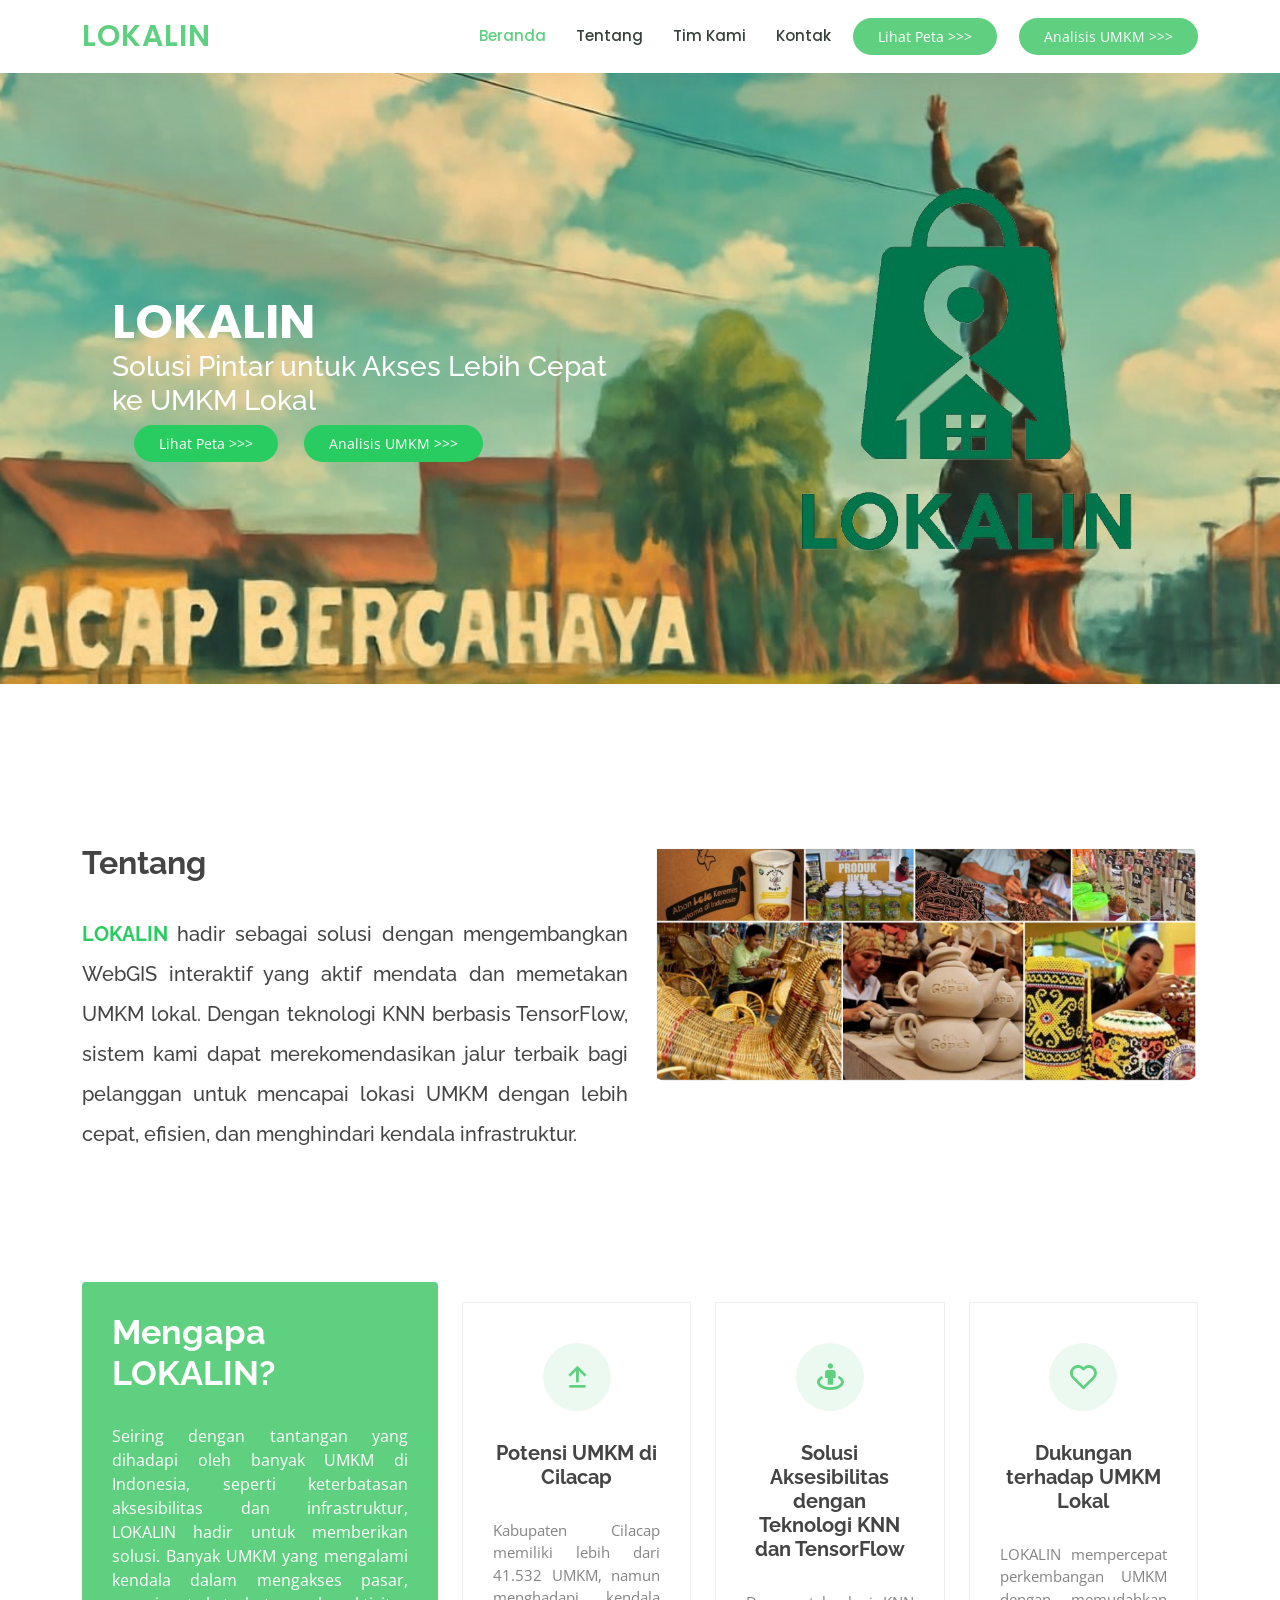
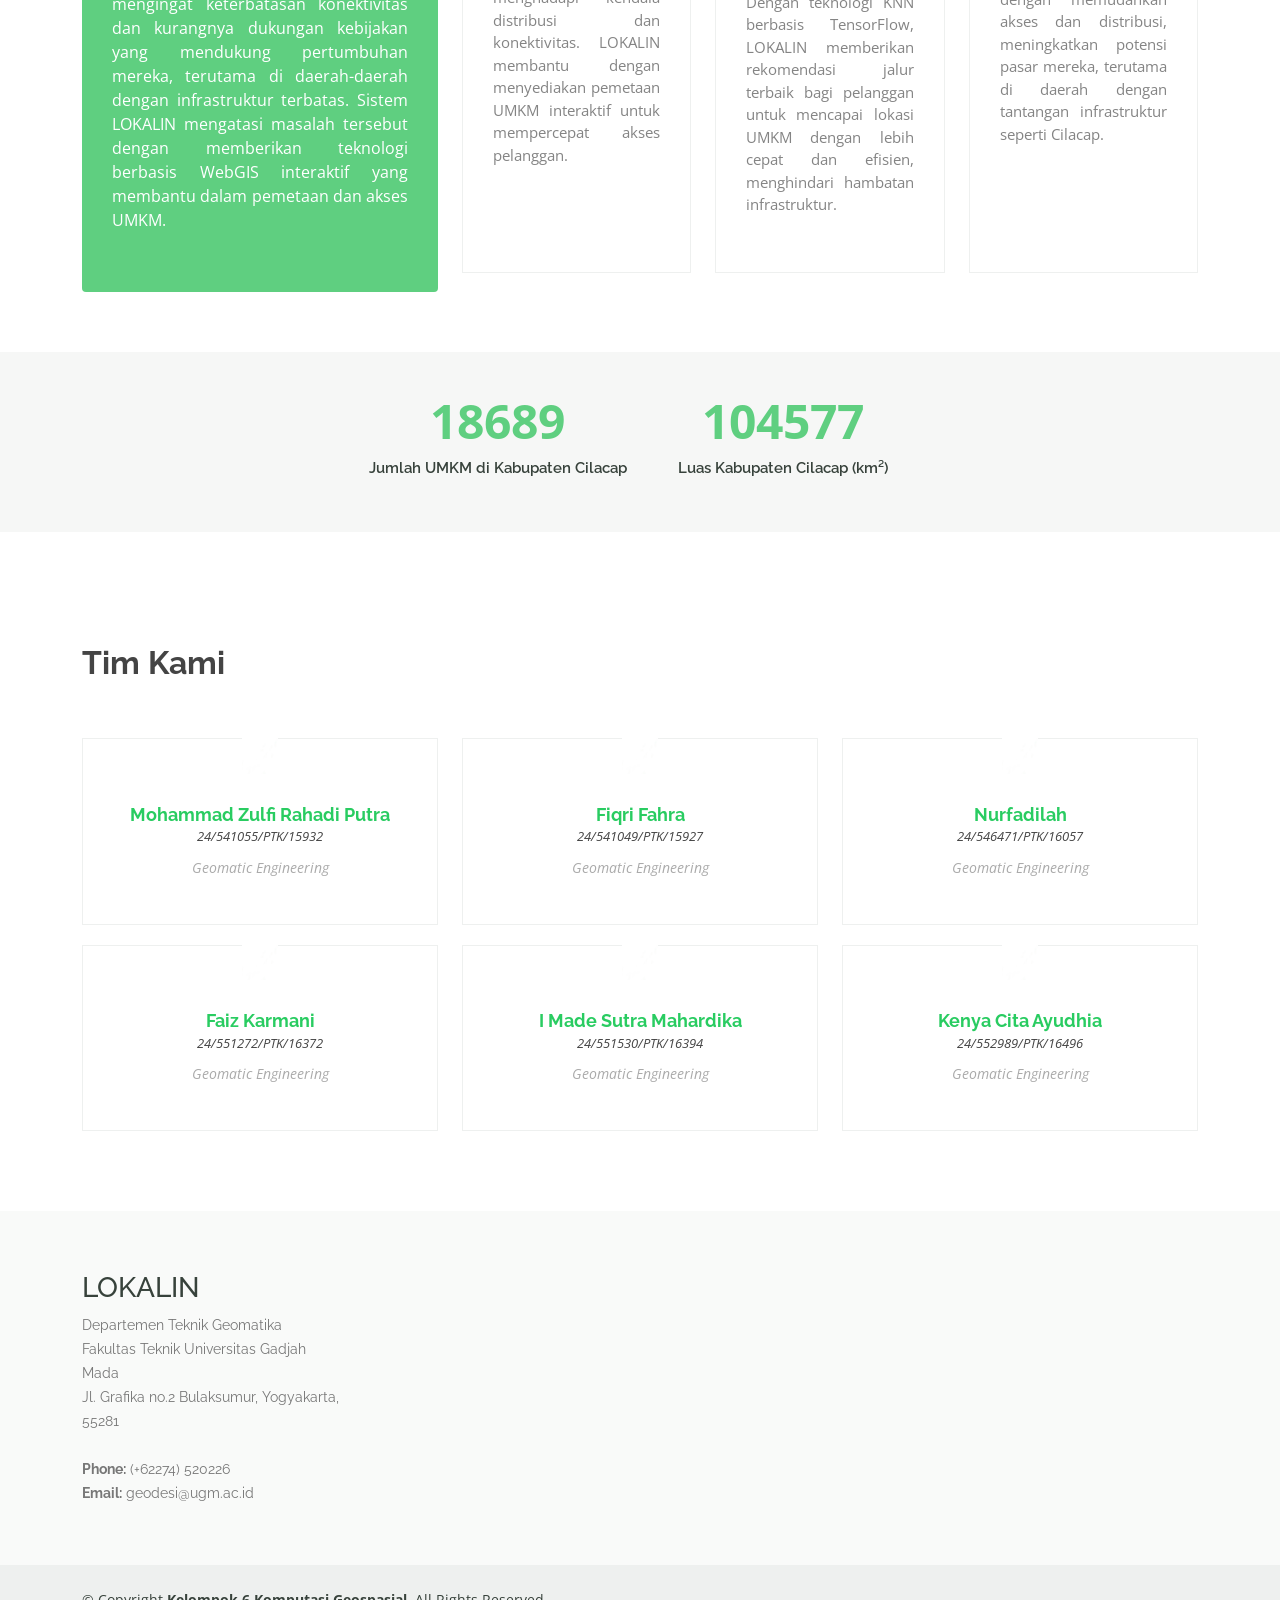
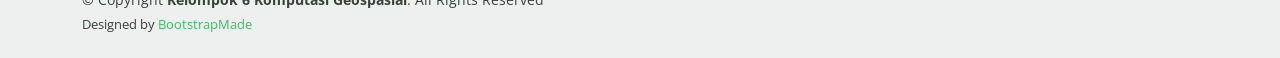
<file: index.html>
<!DOCTYPE html>
<html lang="en">
  <head>
    <meta charset="utf-8" />
    <meta content="width=device-width, initial-scale=1.0" name="viewport" />

    <title>LOKALIN - Solusi Pintar untuk Akses Lebih Cepat ke UMKM Lokal</title>
    <meta content="" name="description" />
    <meta content="" name="keywords" />

    <!-- Favicons -->
    <link href="assets/img/lokalin.png" rel="icon" />
    <link href="assets/img/lokalin.png" rel="apple-touch-icon" />

    <!-- Google Fonts -->
    <link href="https://fonts.googleapis.com/css?family=Open+Sans:300,300i,400,400i,600,600i,700,700i|Raleway:300,300i,400,400i,500,500i,600,600i,700,700i|Poppins:300,300i,400,400i,500,500i,600,600i,700,700i" rel="stylesheet" />

    <!-- Vendor CSS Files -->
    <link href="assets/vendor/animate.css/animate.min.css" rel="stylesheet" />
    <link href="assets/vendor/aos/aos.css" rel="stylesheet" />
    <link href="assets/vendor/bootstrap/css/bootstrap.min.css" rel="stylesheet" />
    <link href="assets/vendor/bootstrap-icons/bootstrap-icons.css" rel="stylesheet" />
    <link href="assets/vendor/boxicons/css/boxicons.min.css" rel="stylesheet" />
    <link href="assets/vendor/remixicon/remixicon.css" rel="stylesheet" />
    <link href="assets/vendor/swiper/swiper-bundle.min.css" rel="stylesheet" />

    <!-- Template Main CSS File -->
    <link href="assets/css/style.css" rel="stylesheet" />

    <!-- =======================================================
  * Template Name: Mentor
  * Updated: Sep 18 2023 with Bootstrap v5.3.2
  * Template URL: https://bootstrapmade.com/mentor-free-education-bootstrap-theme/
  * Author: BootstrapMade.com
  * License: https://bootstrapmade.com/license/
  ======================================================== -->
  </head>

  <body>
    <!-- ======= Header ======= -->
    <header id="header" class="fixed-top">
      <div class="container d-flex align-items-center">
        <h1 class="logo me-auto"><a href="index.html">LOKALIN</a></h1>
        <!-- Uncomment below if you prefer to use an image logo -->
        <!-- <a href="index.html" class="logo me-auto"><img src="assets/img/logo.png" alt="" class="img-fluid"></a>-->

        <nav id="navbar" class="navbar order-last order-lg-0">
          <ul>
            <li><a class="active" href="index.html">Beranda</a></li>
            <li><a href="#about">Tentang</a></li>
            <li><a href="#ourteam">Tim Kami</a></li>
            <li><a href="#footer">Kontak</a></li>
          </ul>
          <i class="bi bi-list mobile-nav-toggle"></i>
        </nav>
        <!-- .navbar -->
        <a href="qgis2web/map.html" class="get-started-btn">Lihat Peta >>></a>
        <a href="https://lokalin-jevyz5iygzranamnogs4ua.streamlit.app/" class="get-started-btn">Analisis UMKM >>></a>
      </div>
    </header>
    <!-- End Header -->

    <!-- ======= Hero Section ======= -->
    <section id="hero" class="d-flex justify-content-center align-items-center">
      <div class="container position-relative" data-aos="zoom-in" data-aos-delay="100" style="margin-left: 100px;">
        <h1>LOKALIN</h1>
        <h3 style="color: #ffffff">Solusi Pintar untuk Akses Lebih Cepat ke UMKM Lokal</h3>
        <a href="qgis2web/map.html" class="get-started-btn"style="background-color: #29cc61">Lihat Peta >>></a>
        <a href="https://lokalin-jevyz5iygzranamnogs4ua.streamlit.app/" class="get-started-btn"style="background-color: #29cc61">Analisis UMKM >>></a>
      </div>
      <div class="alta col-md-6 d-flex justify-content-lg-end align-items-center h-100">
        <img src="assets/img/lokalin.png" style="height: 60%; width: auto; padding-left: 25%; padding-top: 4rem; padding-right: 4rem;" />
      </div>
      
    </section>
    <!-- End Hero -->

    <main id="main">
      <!-- ======= About Section ======= -->
      <section id="about" class="about" style="padding-top: 10rem">
        <div class="container" data-aos="fade-up">
          <div class="row">
            <div class="col-lg-6 order-1 order-lg-2" data-aos="fade-left" data-aos-delay="100">
              <img src="assets/img/hei.png" class="img-fluid" alt="" style="border-radius: 5%" />
            </div>
            <div class="col-lg-6 pt-4 pt-lg-0 order-2 order-lg-1 content">
              <h2><b>Tentang</b></h2>
              <br />
              <h5 style="text-align: justify; line-height: 2">
                <b style="color: #29cc61">LOKALIN</b> hadir sebagai solusi dengan mengembangkan WebGIS interaktif yang aktif mendata dan memetakan UMKM lokal. Dengan teknologi KNN berbasis TensorFlow, sistem kami dapat merekomendasikan jalur terbaik bagi pelanggan untuk mencapai lokasi UMKM dengan lebih cepat, efisien, dan menghindari kendala infrastruktur.
            </h5>
            </div>
          </div>
        </div>
      </section>
      <!-- End About Section -->

      <!-- ======= Why Us Section ======= -->
      <section id="why-us" class="why-us">
        <div class="container" data-aos="fade-up">
          <div class="row">
            <div class="col-lg-4 d-flex align-items-stretch">
              <div class="content">
                <h3>Mengapa LOKALIN?</h3>
                <p style="text-align: justify">
                  Seiring dengan tantangan yang dihadapi oleh banyak UMKM di Indonesia, seperti keterbatasan aksesibilitas dan infrastruktur, LOKALIN hadir untuk memberikan solusi. Banyak UMKM yang mengalami kendala dalam mengakses pasar, mengingat keterbatasan konektivitas dan kurangnya dukungan kebijakan yang mendukung pertumbuhan mereka, terutama di daerah-daerah dengan infrastruktur terbatas. Sistem LOKALIN mengatasi masalah tersebut dengan memberikan teknologi berbasis WebGIS interaktif yang membantu dalam pemetaan dan akses UMKM.
                </p>
               
              </div>
            </div>
            <div class="col-lg-8 d-flex align-items-stretch" data-aos="zoom-in" data-aos-delay="100">
              <div class="icon-boxes d-flex flex-column justify-content-center">
                <div class="row">
                  <div class="col-xl-4 d-flex align-items-stretch">
                    <div class="icon-box mt-4 mt-xl-0">
                      <i class="bx bx-arrow-from-bottom"></i>
                      <h4>Potensi UMKM di Cilacap</h4>
                      <p style="text-align: justify">
                        Kabupaten Cilacap memiliki lebih dari 41.532 UMKM, namun menghadapi kendala distribusi dan konektivitas. LOKALIN membantu dengan menyediakan pemetaan UMKM interaktif untuk mempercepat akses pelanggan.
                    </div>
                  </div>
                  <div class="col-xl-4 d-flex align-items-stretch">
                    <div class="icon-box mt-4 mt-xl-0">
                      <i class="bx bx-street-view"></i>
                      <h4>Solusi Aksesibilitas dengan Teknologi KNN dan TensorFlow</h4>
                      <p style="text-align: justify">
                        Dengan teknologi KNN berbasis TensorFlow, LOKALIN memberikan rekomendasi jalur terbaik bagi pelanggan untuk mencapai lokasi UMKM dengan lebih cepat dan efisien, menghindari hambatan infrastruktur.
                      </p>
                    </div>
                  </div>
                  <div class="col-xl-4 d-flex align-items-stretch">
                    <div class="icon-box mt-4 mt-xl-0">
                      <i class="bx bx-heart"></i>
                      <h4>Dukungan terhadap UMKM Lokal</h4>
                      <p style="text-align: justify">
                        LOKALIN mempercepat perkembangan UMKM dengan memudahkan akses dan distribusi, meningkatkan potensi pasar mereka, terutama di daerah dengan tantangan infrastruktur seperti Cilacap.
                      </p>
                    </div>
                  </div>
                </div>
              </div>
              <!-- End .content-->
            </div>
          </div>
        </div>
      </section>
      <!-- End Why Us Section -->

      <!-- ======= Counts Section ======= -->
<section id="counts" class="counts section-bg" style="display: flex; justify-content: center; align-items: center; height: 20vh;">
  <div class="container">
    <div class="row counters" style="display: flex; justify-content: center; align-items: center; text-align: center;">
      <div class="col-lg-3 col-6 text-center">
        <span data-purecounter-start="0" data-purecounter-end="41532" data-purecounter-duration="1" class="purecounter"></span>
        <p>Jumlah UMKM di Kabupaten Cilacap</p>
      </div>
      <div class="col-lg-3 col-6 text-center">
        <span data-purecounter-start="0" data-purecounter-end="232393" data-purecounter-duration="1" class="purecounter"></span>
        <p>Luas Kabupaten Cilacap (km²)</p>
      </div>
    </div>
  </div>
</section>
<!-- End Counts Section -->


      <!-- ======= Our Team Section ======= -->
      <section id="ourteam" class="trainers" style="padding-top: 7rem">
        <div class="container" data-aos="fade-up">
          <div class="row">
            <div class="col-lg-6 pt-4 pt-lg-0 order-2 order-lg-1 content">
              <h2><b>Tim Kami</b></h2>
            </div>
          </div>
        </div>
        <br />
        <br />

        <div class="container" data-aos="fade-up">
          <div class="row justify-content-center" data-aos="zoom-in" data-aos-delay="100">
            <div class="col-lg-4 col-md-6 d-flex align-items-stretch">
              <div class="member">
                <img src="assets/img/white.jpg" class="img-fluid" alt="" style="width: 10%; height: auto;" />
                <div class="member-content">
                  <h4 style="color: #29cc61">Mohammad Zulfi Rahadi Putra</h4>
                  <span>24/541055/PTK/15932​</span>
                  <p>Geomatic Engineering</p>
                </div>
              </div>
            </div>

            <div class="col-lg-4 col-md-6 d-flex align-items-stretch">
              <div class="member">
                <img src="assets/img/white.jpg" class="img-fluid" alt="" style="width: 10%; height: auto;"/>
                <div class="member-content">
                  <h4 style="color: #29cc61">Fiqri Fahra</h4>
                  <span>24/541049/PTK/15927​</span>
                  <p>Geomatic Engineering</p>
                </div>
              </div>
            </div>

            <div class="col-lg-4 col-md-6 d-flex align-items-stretch">
              <div class="member">
                <img src="assets/img/white.jpg" class="img-fluid" alt="" style="width: 10%; height: auto;"/>
                <div class="member-content">
                  <h4 style="color: #29cc61">Nurfadilah</h4>
                  <span>24/546471/PTK/16057</span>
                  <p>Geomatic Engineering</p>
                </div>
              </div>
            </div>

            <div class="col-lg-4 col-md-6 d-flex align-items-stretch">
              <div class="member">
                <img src="assets/img/white.jpg" class="img-fluid" alt="" style="width: 10%; height: auto;" />
                <div class="member-content">
                  <h4 style="color: #29cc61">Faiz Karmani</h4>
                  <span>24/551272/PTK/16372</span>
                  <p>Geomatic Engineering</p>
                </div>
              </div>
            </div>

            <div class="col-lg-4 col-md-6 d-flex align-items-stretch">
              <div class="member">
                <img src="assets/img/white.jpg" class="img-fluid" alt="" style="width: 10%; height: auto;"/>
                <div class="member-content">
                  <h4 style="color: #29cc61">I Made Sutra Mahardika</h4>
                  <span>24/551530/PTK/16394</span>
                  <p>Geomatic Engineering</p>
                </div>
              </div>
            </div>

            <div class="col-lg-4 col-md-6 d-flex align-items-stretch">
              <div class="member">
                <img src="assets/img/white.jpg" class="img-fluid" alt=""style="width: 10%; height: auto;" />
                <div class="member-content">
                  <h4 style="color: #29cc61">Kenya Cita Ayudhia</h4>
                  <span>24/552989/PTK/16496​</span>
                  <p>Geomatic Engineering</p>
                </div>
              </div>
            </div>
          </div>
        </div>
      </section>
      <!-- End Our Team Section -->
    </main>
    <!-- End #main -->

    <!-- ======= Footer ======= -->
    <footer id="footer">
      <div class="footer-top">
        <div class="container">
          <div class="row">
            <div class="col-lg-3 col-md-6 footer-contact">
              <h3>LOKALIN</h3>
              <p>
                Departemen Teknik Geomatika <br />
                Fakultas Teknik Universitas Gadjah Mada<br />
                Jl. Grafika no.2 Bulaksumur, Yogyakarta, 55281 <br /><br />
                <strong>Phone:</strong> (+62274) 520226<br />
                <strong>Email:</strong> geodesi@ugm.ac.id<br />
              </p>
            </div>
          </div>
        </div>
      </div>

      <div class="container d-md-flex py-4">
        <div class="me-md-auto text-center text-md-start">
          <div class="copyright">
            &copy; Copyright <strong><span>Kelompok 6 Komputasi Geospasial</span></strong
            >. All Rights Reserved
          </div>
          <div class="credits">
            <!-- All the links in the footer should remain intact. -->
            <!-- You can delete the links only if you purchased the pro version. -->
            <!-- Licensing information: https://bootstrapmade.com/license/ -->
            <!-- Purchase the pro version with working PHP/AJAX contact form: https://bootstrapmade.com/mentor-free-education-bootstrap-theme/ -->
            Designed by <a href="https://bootstrapmade.com/">BootstrapMade</a>
          </div>
        </div>
      </div>
    </footer>
    <!-- End Footer -->

    <div id="preloader"></div>
    <a href="#" class="back-to-top d-flex align-items-center justify-content-center"><i class="bi bi-arrow-up-short"></i></a>

    <!-- Vendor JS Files -->
    <script src="assets/vendor/purecounter/purecounter_vanilla.js"></script>
    <script src="assets/vendor/aos/aos.js"></script>
    <script src="assets/vendor/bootstrap/js/bootstrap.bundle.min.js"></script>
    <script src="assets/vendor/swiper/swiper-bundle.min.js"></script>
    <script src="assets/vendor/php-email-form/validate.js"></script>

    <!-- Template Main JS File -->
    <script src="assets/js/main.js"></script>
  </body>
</html>
</file>
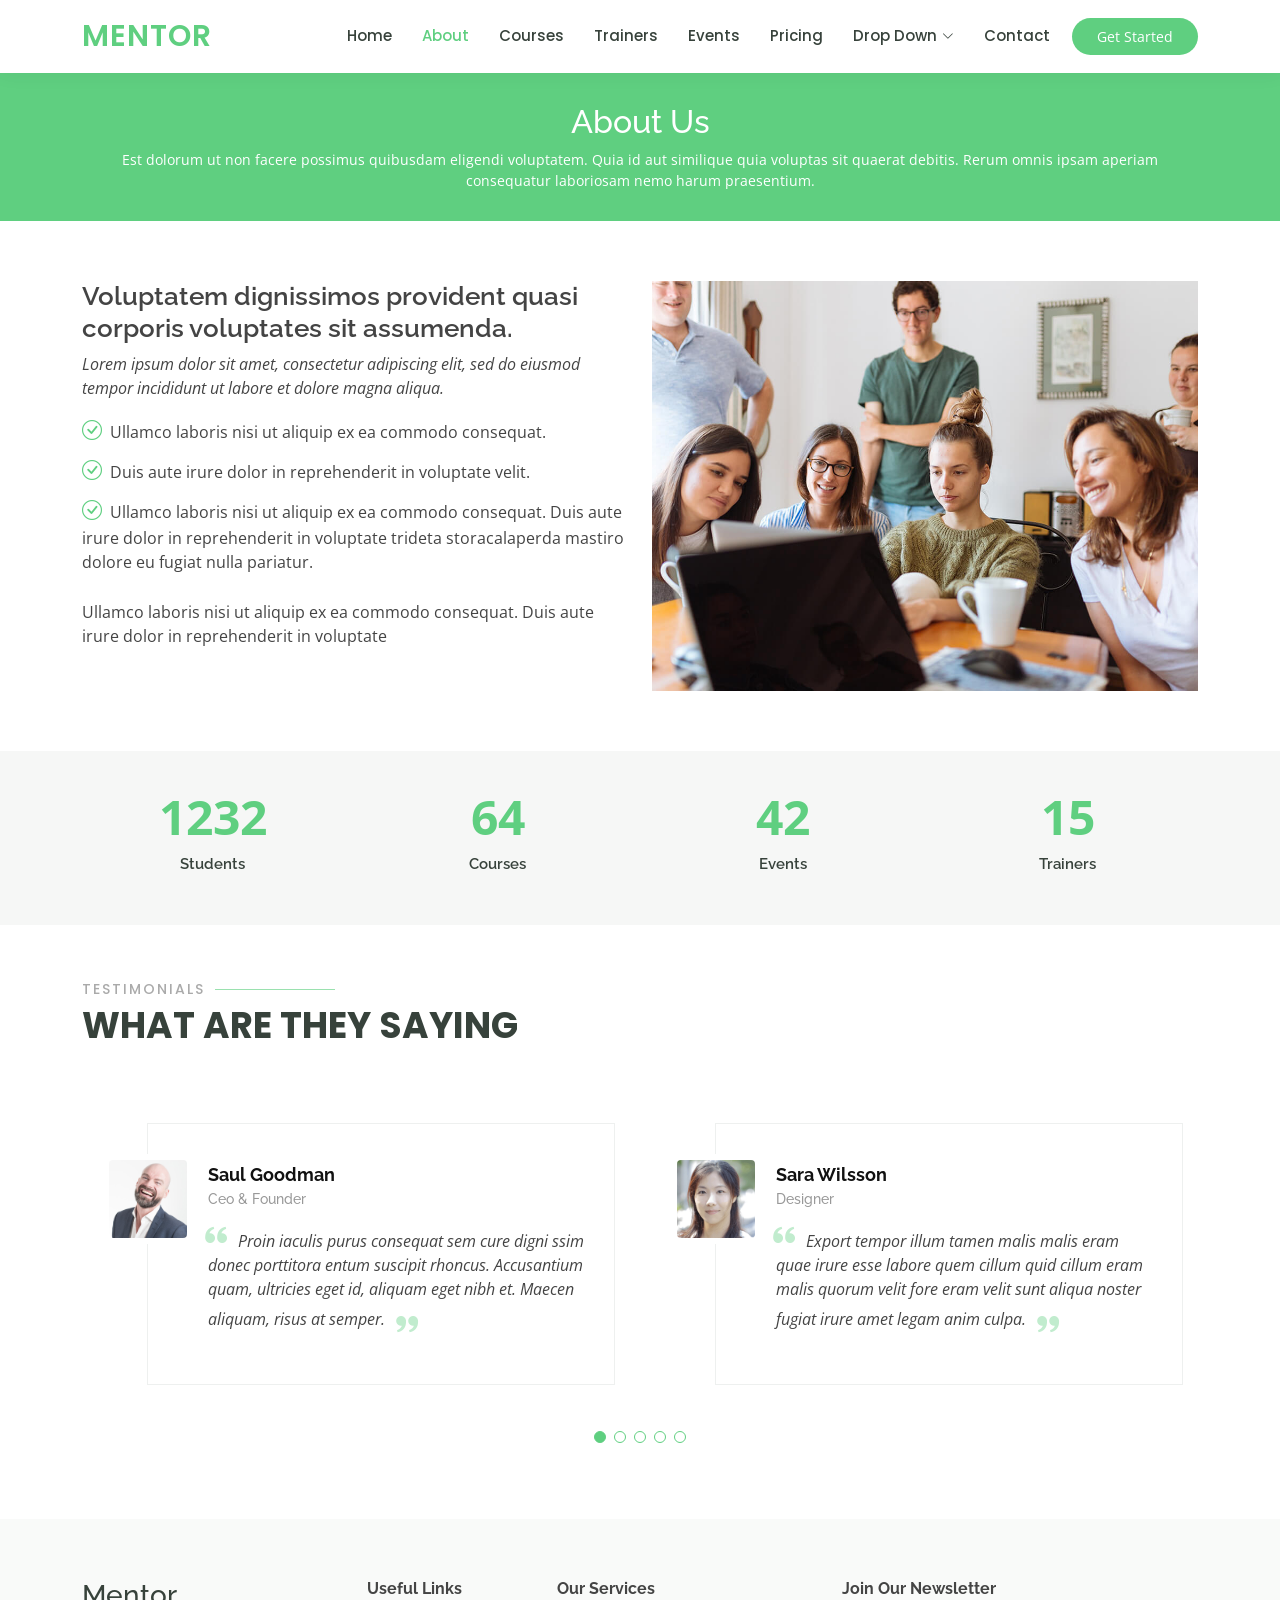
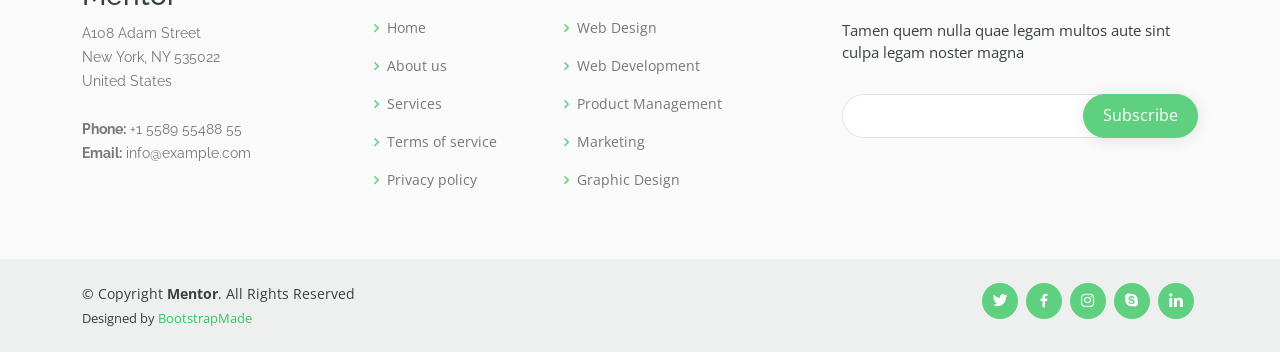
<file: about.html>
<!DOCTYPE html>
<html lang="en">

<head>
  <meta charset="utf-8">
  <meta content="width=device-width, initial-scale=1.0" name="viewport">

  <title>About - Mentor Bootstrap Template</title>
  <meta content="" name="description">
  <meta content="" name="keywords">

  <!-- Favicons -->
  <link href="assets/img/favicon.png" rel="icon">
  <link href="assets/img/apple-touch-icon.png" rel="apple-touch-icon">

  <!-- Google Fonts -->
  <link href="https://fonts.googleapis.com/css?family=Open+Sans:300,300i,400,400i,600,600i,700,700i|Raleway:300,300i,400,400i,500,500i,600,600i,700,700i|Poppins:300,300i,400,400i,500,500i,600,600i,700,700i" rel="stylesheet">

  <!-- Vendor CSS Files -->
  <link href="assets/vendor/animate.css/animate.min.css" rel="stylesheet">
  <link href="assets/vendor/aos/aos.css" rel="stylesheet">
  <link href="assets/vendor/bootstrap/css/bootstrap.min.css" rel="stylesheet">
  <link href="assets/vendor/bootstrap-icons/bootstrap-icons.css" rel="stylesheet">
  <link href="assets/vendor/boxicons/css/boxicons.min.css" rel="stylesheet">
  <link href="assets/vendor/remixicon/remixicon.css" rel="stylesheet">
  <link href="assets/vendor/swiper/swiper-bundle.min.css" rel="stylesheet">

  <!-- Template Main CSS File -->
  <link href="assets/css/style.css" rel="stylesheet">

  <!-- =======================================================
  * Template Name: Mentor
  * Updated: Sep 18 2023 with Bootstrap v5.3.2
  * Template URL: https://bootstrapmade.com/mentor-free-education-bootstrap-theme/
  * Author: BootstrapMade.com
  * License: https://bootstrapmade.com/license/
  ======================================================== -->
</head>

<body>

  <!-- ======= Header ======= -->
  <header id="header" class="fixed-top">
    <div class="container d-flex align-items-center">

      <h1 class="logo me-auto"><a href="index.html">Mentor</a></h1>
      <!-- Uncomment below if you prefer to use an image logo -->
      <!-- <a href="index.html" class="logo me-auto"><img src="assets/img/logo.png" alt="" class="img-fluid"></a>-->

      <nav id="navbar" class="navbar order-last order-lg-0">
        <ul>
          <li><a href="index.html">Home</a></li>
          <li><a class="active" href="about.html">About</a></li>
          <li><a href="courses.html">Courses</a></li>
          <li><a href="trainers.html">Trainers</a></li>
          <li><a href="events.html">Events</a></li>
          <li><a href="pricing.html">Pricing</a></li>

          <li class="dropdown"><a href="#"><span>Drop Down</span> <i class="bi bi-chevron-down"></i></a>
            <ul>
              <li><a href="#">Drop Down 1</a></li>
              <li class="dropdown"><a href="#"><span>Deep Drop Down</span> <i class="bi bi-chevron-right"></i></a>
                <ul>
                  <li><a href="#">Deep Drop Down 1</a></li>
                  <li><a href="#">Deep Drop Down 2</a></li>
                  <li><a href="#">Deep Drop Down 3</a></li>
                  <li><a href="#">Deep Drop Down 4</a></li>
                  <li><a href="#">Deep Drop Down 5</a></li>
                </ul>
              </li>
              <li><a href="#">Drop Down 2</a></li>
              <li><a href="#">Drop Down 3</a></li>
              <li><a href="#">Drop Down 4</a></li>
            </ul>
          </li>
          <li><a href="contact.html">Contact</a></li>
        </ul>
        <i class="bi bi-list mobile-nav-toggle"></i>
      </nav><!-- .navbar -->

      <a href="courses.html" class="get-started-btn">Get Started</a>

    </div>
  </header><!-- End Header -->

  <main id="main">
    <!-- ======= Breadcrumbs ======= -->
    <div class="breadcrumbs" data-aos="fade-in">
      <div class="container">
        <h2>About Us</h2>
        <p>Est dolorum ut non facere possimus quibusdam eligendi voluptatem. Quia id aut similique quia voluptas sit quaerat debitis. Rerum omnis ipsam aperiam consequatur laboriosam nemo harum praesentium. </p>
      </div>
    </div><!-- End Breadcrumbs -->

    <!-- ======= About Section ======= -->
    <section id="about" class="about">
      <div class="container" data-aos="fade-up">

        <div class="row">
          <div class="col-lg-6 order-1 order-lg-2" data-aos="fade-left" data-aos-delay="100">
            <img src="assets/img/about.jpg" class="img-fluid" alt="">
          </div>
          <div class="col-lg-6 pt-4 pt-lg-0 order-2 order-lg-1 content">
            <h3>Voluptatem dignissimos provident quasi corporis voluptates sit assumenda.</h3>
            <p class="fst-italic">
              Lorem ipsum dolor sit amet, consectetur adipiscing elit, sed do eiusmod tempor incididunt ut labore et dolore
              magna aliqua.
            </p>
            <ul>
              <li><i class="bi bi-check-circle"></i> Ullamco laboris nisi ut aliquip ex ea commodo consequat.</li>
              <li><i class="bi bi-check-circle"></i> Duis aute irure dolor in reprehenderit in voluptate velit.</li>
              <li><i class="bi bi-check-circle"></i> Ullamco laboris nisi ut aliquip ex ea commodo consequat. Duis aute irure dolor in reprehenderit in voluptate trideta storacalaperda mastiro dolore eu fugiat nulla pariatur.</li>
            </ul>
            <p>
              Ullamco laboris nisi ut aliquip ex ea commodo consequat. Duis aute irure dolor in reprehenderit in voluptate
            </p>

          </div>
        </div>

      </div>
    </section><!-- End About Section -->

    <!-- ======= Counts Section ======= -->
    <section id="counts" class="counts section-bg">
      <div class="container">

        <div class="row counters">

          <div class="col-lg-3 col-6 text-center">
            <span data-purecounter-start="0" data-purecounter-end="1232" data-purecounter-duration="1" class="purecounter"></span>
            <p>Students</p>
          </div>

          <div class="col-lg-3 col-6 text-center">
            <span data-purecounter-start="0" data-purecounter-end="64" data-purecounter-duration="1" class="purecounter"></span>
            <p>Courses</p>
          </div>

          <div class="col-lg-3 col-6 text-center">
            <span data-purecounter-start="0" data-purecounter-end="42" data-purecounter-duration="1" class="purecounter"></span>
            <p>Events</p>
          </div>

          <div class="col-lg-3 col-6 text-center">
            <span data-purecounter-start="0" data-purecounter-end="15" data-purecounter-duration="1" class="purecounter"></span>
            <p>Trainers</p>
          </div>

        </div>

      </div>
    </section><!-- End Counts Section -->

    <!-- ======= Testimonials Section ======= -->
    <section id="testimonials" class="testimonials">
      <div class="container" data-aos="fade-up">

        <div class="section-title">
          <h2>Testimonials</h2>
          <p>What are they saying</p>
        </div>

        <div class="testimonials-slider swiper" data-aos="fade-up" data-aos-delay="100">
          <div class="swiper-wrapper">

            <div class="swiper-slide">
              <div class="testimonial-wrap">
                <div class="testimonial-item">
                  <img src="assets/img/testimonials/testimonials-1.jpg" class="testimonial-img" alt="">
                  <h3>Saul Goodman</h3>
                  <h4>Ceo &amp; Founder</h4>
                  <p>
                    <i class="bx bxs-quote-alt-left quote-icon-left"></i>
                    Proin iaculis purus consequat sem cure digni ssim donec porttitora entum suscipit rhoncus. Accusantium quam, ultricies eget id, aliquam eget nibh et. Maecen aliquam, risus at semper.
                    <i class="bx bxs-quote-alt-right quote-icon-right"></i>
                  </p>
                </div>
              </div>
            </div><!-- End testimonial item -->

            <div class="swiper-slide">
              <div class="testimonial-wrap">
                <div class="testimonial-item">
                  <img src="assets/img/testimonials/testimonials-2.jpg" class="testimonial-img" alt="">
                  <h3>Sara Wilsson</h3>
                  <h4>Designer</h4>
                  <p>
                    <i class="bx bxs-quote-alt-left quote-icon-left"></i>
                    Export tempor illum tamen malis malis eram quae irure esse labore quem cillum quid cillum eram malis quorum velit fore eram velit sunt aliqua noster fugiat irure amet legam anim culpa.
                    <i class="bx bxs-quote-alt-right quote-icon-right"></i>
                  </p>
                </div>
              </div>
            </div><!-- End testimonial item -->

            <div class="swiper-slide">
              <div class="testimonial-wrap">
                <div class="testimonial-item">
                  <img src="assets/img/testimonials/testimonials-3.jpg" class="testimonial-img" alt="">
                  <h3>Jena Karlis</h3>
                  <h4>Store Owner</h4>
                  <p>
                    <i class="bx bxs-quote-alt-left quote-icon-left"></i>
                    Enim nisi quem export duis labore cillum quae magna enim sint quorum nulla quem veniam duis minim tempor labore quem eram duis noster aute amet eram fore quis sint minim.
                    <i class="bx bxs-quote-alt-right quote-icon-right"></i>
                  </p>
                </div>
              </div>
            </div><!-- End testimonial item -->

            <div class="swiper-slide">
              <div class="testimonial-wrap">
                <div class="testimonial-item">
                  <img src="assets/img/testimonials/testimonials-4.jpg" class="testimonial-img" alt="">
                  <h3>Matt Brandon</h3>
                  <h4>Freelancer</h4>
                  <p>
                    <i class="bx bxs-quote-alt-left quote-icon-left"></i>
                    Fugiat enim eram quae cillum dolore dolor amet nulla culpa multos export minim fugiat minim velit minim dolor enim duis veniam ipsum anim magna sunt elit fore quem dolore labore illum veniam.
                    <i class="bx bxs-quote-alt-right quote-icon-right"></i>
                  </p>
                </div>
              </div>
            </div><!-- End testimonial item -->

            <div class="swiper-slide">
              <div class="testimonial-wrap">
                <div class="testimonial-item">
                  <img src="assets/img/testimonials/testimonials-5.jpg" class="testimonial-img" alt="">
                  <h3>John Larson</h3>
                  <h4>Entrepreneur</h4>
                  <p>
                    <i class="bx bxs-quote-alt-left quote-icon-left"></i>
                    Quis quorum aliqua sint quem legam fore sunt eram irure aliqua veniam tempor noster veniam enim culpa labore duis sunt culpa nulla illum cillum fugiat legam esse veniam culpa fore nisi cillum quid.
                    <i class="bx bxs-quote-alt-right quote-icon-right"></i>
                  </p>
                </div>
              </div>
            </div><!-- End testimonial item -->

          </div>
          <div class="swiper-pagination"></div>
        </div>

      </div>
    </section><!-- End Testimonials Section -->

  </main><!-- End #main -->

  <!-- ======= Footer ======= -->
  <footer id="footer">

    <div class="footer-top">
      <div class="container">
        <div class="row">

          <div class="col-lg-3 col-md-6 footer-contact">
            <h3>Mentor</h3>
            <p>
              A108 Adam Street <br>
              New York, NY 535022<br>
              United States <br><br>
              <strong>Phone:</strong> +1 5589 55488 55<br>
              <strong>Email:</strong> info@example.com<br>
            </p>
          </div>

          <div class="col-lg-2 col-md-6 footer-links">
            <h4>Useful Links</h4>
            <ul>
              <li><i class="bx bx-chevron-right"></i> <a href="#">Home</a></li>
              <li><i class="bx bx-chevron-right"></i> <a href="#">About us</a></li>
              <li><i class="bx bx-chevron-right"></i> <a href="#">Services</a></li>
              <li><i class="bx bx-chevron-right"></i> <a href="#">Terms of service</a></li>
              <li><i class="bx bx-chevron-right"></i> <a href="#">Privacy policy</a></li>
            </ul>
          </div>

          <div class="col-lg-3 col-md-6 footer-links">
            <h4>Our Services</h4>
            <ul>
              <li><i class="bx bx-chevron-right"></i> <a href="#">Web Design</a></li>
              <li><i class="bx bx-chevron-right"></i> <a href="#">Web Development</a></li>
              <li><i class="bx bx-chevron-right"></i> <a href="#">Product Management</a></li>
              <li><i class="bx bx-chevron-right"></i> <a href="#">Marketing</a></li>
              <li><i class="bx bx-chevron-right"></i> <a href="#">Graphic Design</a></li>
            </ul>
          </div>

          <div class="col-lg-4 col-md-6 footer-newsletter">
            <h4>Join Our Newsletter</h4>
            <p>Tamen quem nulla quae legam multos aute sint culpa legam noster magna</p>
            <form action="" method="post">
              <input type="email" name="email"><input type="submit" value="Subscribe">
            </form>
          </div>

        </div>
      </div>
    </div>

    <div class="container d-md-flex py-4">

      <div class="me-md-auto text-center text-md-start">
        <div class="copyright">
          &copy; Copyright <strong><span>Mentor</span></strong>. All Rights Reserved
        </div>
        <div class="credits">
          <!-- All the links in the footer should remain intact. -->
          <!-- You can delete the links only if you purchased the pro version. -->
          <!-- Licensing information: https://bootstrapmade.com/license/ -->
          <!-- Purchase the pro version with working PHP/AJAX contact form: https://bootstrapmade.com/mentor-free-education-bootstrap-theme/ -->
          Designed by <a href="https://bootstrapmade.com/">BootstrapMade</a>
        </div>
      </div>
      <div class="social-links text-center text-md-right pt-3 pt-md-0">
        <a href="#" class="twitter"><i class="bx bxl-twitter"></i></a>
        <a href="#" class="facebook"><i class="bx bxl-facebook"></i></a>
        <a href="#" class="instagram"><i class="bx bxl-instagram"></i></a>
        <a href="#" class="google-plus"><i class="bx bxl-skype"></i></a>
        <a href="#" class="linkedin"><i class="bx bxl-linkedin"></i></a>
      </div>
    </div>
  </footer><!-- End Footer -->

  <div id="preloader"></div>
  <a href="#" class="back-to-top d-flex align-items-center justify-content-center"><i class="bi bi-arrow-up-short"></i></a>

  <!-- Vendor JS Files -->
  <script src="assets/vendor/purecounter/purecounter_vanilla.js"></script>
  <script src="assets/vendor/aos/aos.js"></script>
  <script src="assets/vendor/bootstrap/js/bootstrap.bundle.min.js"></script>
  <script src="assets/vendor/swiper/swiper-bundle.min.js"></script>
  <script src="assets/vendor/php-email-form/validate.js"></script>

  <!-- Template Main JS File -->
  <script src="assets/js/main.js"></script>

</body>

</html>
</file>
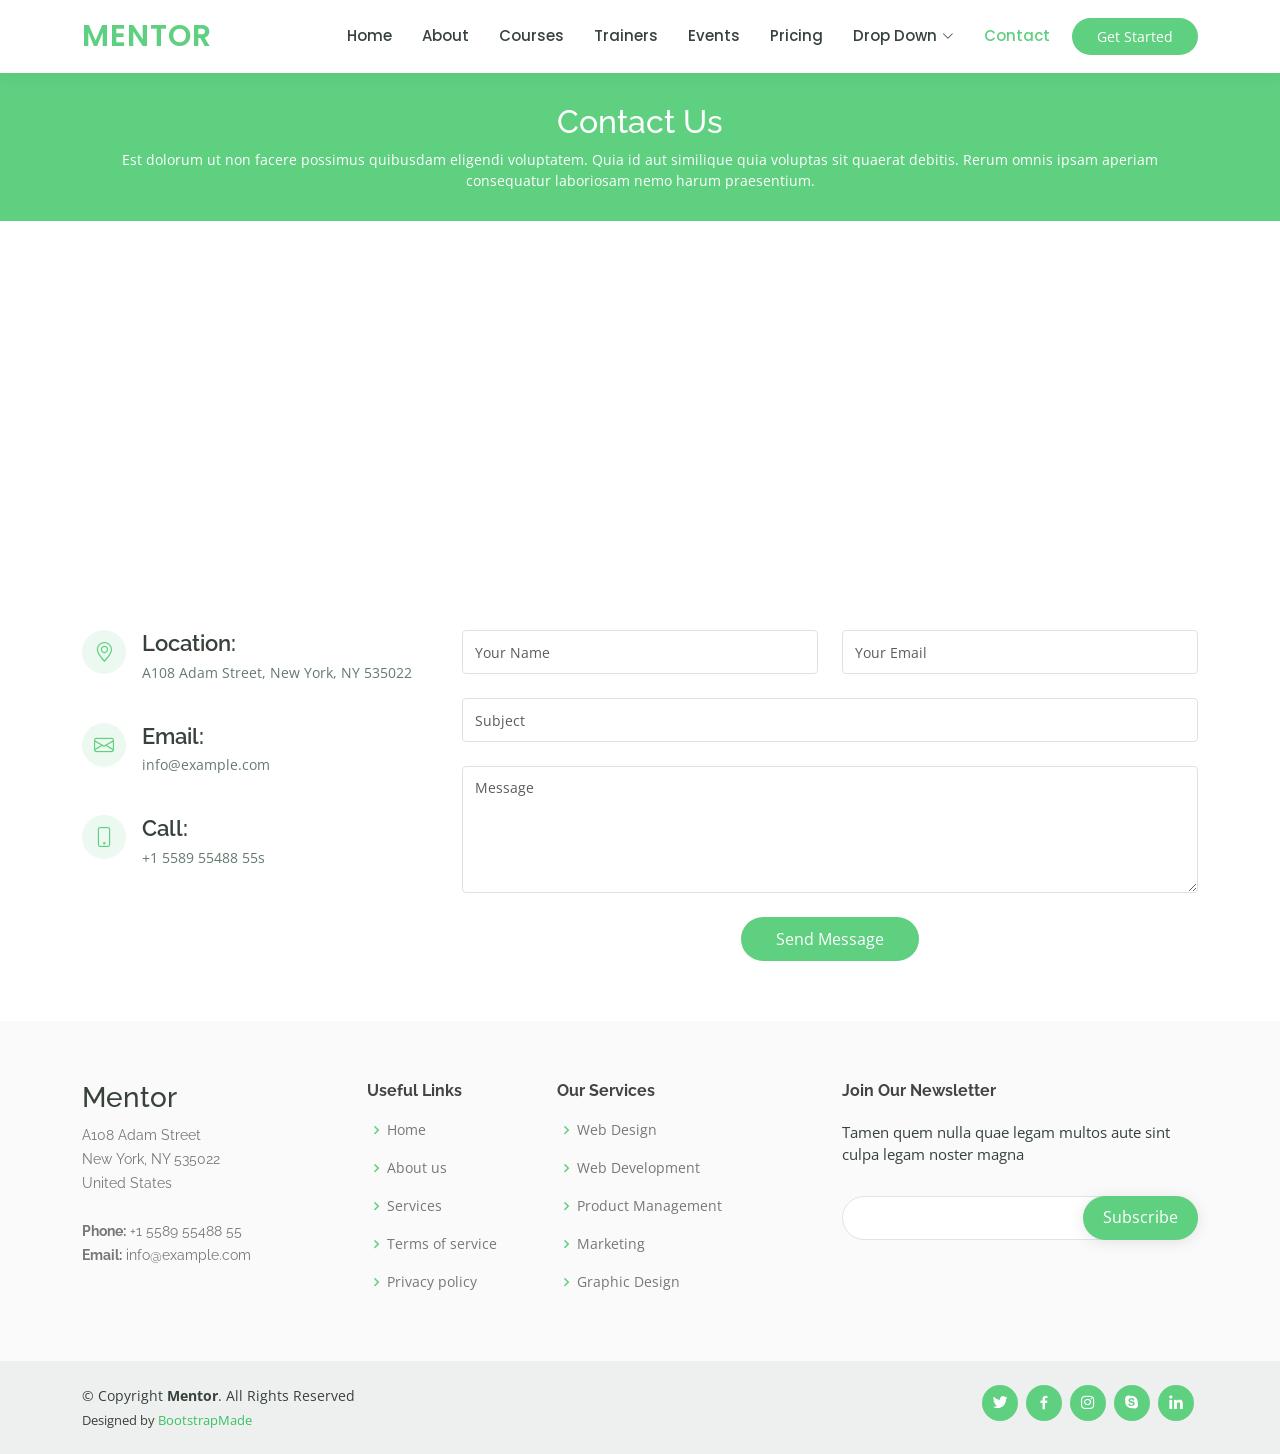
<file: contact.html>
<!DOCTYPE html>
<html lang="en">

<head>
  <meta charset="utf-8">
  <meta content="width=device-width, initial-scale=1.0" name="viewport">

  <title>Contact - Mentor Bootstrap Template</title>
  <meta content="" name="description">
  <meta content="" name="keywords">

  <!-- Favicons -->
  <link href="assets/img/favicon.png" rel="icon">
  <link href="assets/img/apple-touch-icon.png" rel="apple-touch-icon">

  <!-- Google Fonts -->
  <link href="https://fonts.googleapis.com/css?family=Open+Sans:300,300i,400,400i,600,600i,700,700i|Raleway:300,300i,400,400i,500,500i,600,600i,700,700i|Poppins:300,300i,400,400i,500,500i,600,600i,700,700i" rel="stylesheet">

  <!-- Vendor CSS Files -->
  <link href="assets/vendor/animate.css/animate.min.css" rel="stylesheet">
  <link href="assets/vendor/aos/aos.css" rel="stylesheet">
  <link href="assets/vendor/bootstrap/css/bootstrap.min.css" rel="stylesheet">
  <link href="assets/vendor/bootstrap-icons/bootstrap-icons.css" rel="stylesheet">
  <link href="assets/vendor/boxicons/css/boxicons.min.css" rel="stylesheet">
  <link href="assets/vendor/remixicon/remixicon.css" rel="stylesheet">
  <link href="assets/vendor/swiper/swiper-bundle.min.css" rel="stylesheet">

  <!-- Template Main CSS File -->
  <link href="assets/css/style.css" rel="stylesheet">

  <!-- =======================================================
  * Template Name: Mentor
  * Updated: Sep 18 2023 with Bootstrap v5.3.2
  * Template URL: https://bootstrapmade.com/mentor-free-education-bootstrap-theme/
  * Author: BootstrapMade.com
  * License: https://bootstrapmade.com/license/
  ======================================================== -->
</head>

<body>

  <!-- ======= Header ======= -->
  <header id="header" class="fixed-top">
    <div class="container d-flex align-items-center">

      <h1 class="logo me-auto"><a href="index.html">Mentor</a></h1>
      <!-- Uncomment below if you prefer to use an image logo -->
      <!-- <a href="index.html" class="logo me-auto"><img src="assets/img/logo.png" alt="" class="img-fluid"></a>-->

      <nav id="navbar" class="navbar order-last order-lg-0">
        <ul>
          <li><a href="index.html">Home</a></li>
          <li><a href="about.html">About</a></li>
          <li><a href="courses.html">Courses</a></li>
          <li><a href="trainers.html">Trainers</a></li>
          <li><a href="events.html">Events</a></li>
          <li><a href="pricing.html">Pricing</a></li>

          <li class="dropdown"><a href="#"><span>Drop Down</span> <i class="bi bi-chevron-down"></i></a>
            <ul>
              <li><a href="#">Drop Down 1</a></li>
              <li class="dropdown"><a href="#"><span>Deep Drop Down</span> <i class="bi bi-chevron-right"></i></a>
                <ul>
                  <li><a href="#">Deep Drop Down 1</a></li>
                  <li><a href="#">Deep Drop Down 2</a></li>
                  <li><a href="#">Deep Drop Down 3</a></li>
                  <li><a href="#">Deep Drop Down 4</a></li>
                  <li><a href="#">Deep Drop Down 5</a></li>
                </ul>
              </li>
              <li><a href="#">Drop Down 2</a></li>
              <li><a href="#">Drop Down 3</a></li>
              <li><a href="#">Drop Down 4</a></li>
            </ul>
          </li>
          <li><a class="active" href="contact.html">Contact</a></li>
        </ul>
        <i class="bi bi-list mobile-nav-toggle"></i>
      </nav><!-- .navbar -->

      <a href="courses.html" class="get-started-btn">Get Started</a>

    </div>
  </header><!-- End Header -->

  <main id="main">

    <!-- ======= Breadcrumbs ======= -->
    <div class="breadcrumbs" data-aos="fade-in">
      <div class="container">
        <h2>Contact Us</h2>
        <p>Est dolorum ut non facere possimus quibusdam eligendi voluptatem. Quia id aut similique quia voluptas sit quaerat debitis. Rerum omnis ipsam aperiam consequatur laboriosam nemo harum praesentium. </p>
      </div>
    </div><!-- End Breadcrumbs -->

    <!-- ======= Contact Section ======= -->
    <section id="contact" class="contact">
      <div data-aos="fade-up">
        <iframe style="border:0; width: 100%; height: 350px;" src="https://www.google.com/maps/embed?pb=!1m14!1m8!1m3!1d12097.433213460943!2d-74.0062269!3d40.7101282!3m2!1i1024!2i768!4f13.1!3m3!1m2!1s0x0%3A0xb89d1fe6bc499443!2sDowntown+Conference+Center!5e0!3m2!1smk!2sbg!4v1539943755621" frameborder="0" allowfullscreen></iframe>
      </div>

      <div class="container" data-aos="fade-up">

        <div class="row mt-5">

          <div class="col-lg-4">
            <div class="info">
              <div class="address">
                <i class="bi bi-geo-alt"></i>
                <h4>Location:</h4>
                <p>A108 Adam Street, New York, NY 535022</p>
              </div>

              <div class="email">
                <i class="bi bi-envelope"></i>
                <h4>Email:</h4>
                <p>info@example.com</p>
              </div>

              <div class="phone">
                <i class="bi bi-phone"></i>
                <h4>Call:</h4>
                <p>+1 5589 55488 55s</p>
              </div>

            </div>

          </div>

          <div class="col-lg-8 mt-5 mt-lg-0">

            <form action="forms/contact.php" method="post" role="form" class="php-email-form">
              <div class="row">
                <div class="col-md-6 form-group">
                  <input type="text" name="name" class="form-control" id="name" placeholder="Your Name" required>
                </div>
                <div class="col-md-6 form-group mt-3 mt-md-0">
                  <input type="email" class="form-control" name="email" id="email" placeholder="Your Email" required>
                </div>
              </div>
              <div class="form-group mt-3">
                <input type="text" class="form-control" name="subject" id="subject" placeholder="Subject" required>
              </div>
              <div class="form-group mt-3">
                <textarea class="form-control" name="message" rows="5" placeholder="Message" required></textarea>
              </div>
              <div class="my-3">
                <div class="loading">Loading</div>
                <div class="error-message"></div>
                <div class="sent-message">Your message has been sent. Thank you!</div>
              </div>
              <div class="text-center"><button type="submit">Send Message</button></div>
            </form>

          </div>

        </div>

      </div>
    </section><!-- End Contact Section -->

  </main><!-- End #main -->

  <!-- ======= Footer ======= -->
  <footer id="footer">

    <div class="footer-top">
      <div class="container">
        <div class="row">

          <div class="col-lg-3 col-md-6 footer-contact">
            <h3>Mentor</h3>
            <p>
              A108 Adam Street <br>
              New York, NY 535022<br>
              United States <br><br>
              <strong>Phone:</strong> +1 5589 55488 55<br>
              <strong>Email:</strong> info@example.com<br>
            </p>
          </div>

          <div class="col-lg-2 col-md-6 footer-links">
            <h4>Useful Links</h4>
            <ul>
              <li><i class="bx bx-chevron-right"></i> <a href="#">Home</a></li>
              <li><i class="bx bx-chevron-right"></i> <a href="#">About us</a></li>
              <li><i class="bx bx-chevron-right"></i> <a href="#">Services</a></li>
              <li><i class="bx bx-chevron-right"></i> <a href="#">Terms of service</a></li>
              <li><i class="bx bx-chevron-right"></i> <a href="#">Privacy policy</a></li>
            </ul>
          </div>

          <div class="col-lg-3 col-md-6 footer-links">
            <h4>Our Services</h4>
            <ul>
              <li><i class="bx bx-chevron-right"></i> <a href="#">Web Design</a></li>
              <li><i class="bx bx-chevron-right"></i> <a href="#">Web Development</a></li>
              <li><i class="bx bx-chevron-right"></i> <a href="#">Product Management</a></li>
              <li><i class="bx bx-chevron-right"></i> <a href="#">Marketing</a></li>
              <li><i class="bx bx-chevron-right"></i> <a href="#">Graphic Design</a></li>
            </ul>
          </div>

          <div class="col-lg-4 col-md-6 footer-newsletter">
            <h4>Join Our Newsletter</h4>
            <p>Tamen quem nulla quae legam multos aute sint culpa legam noster magna</p>
            <form action="" method="post">
              <input type="email" name="email"><input type="submit" value="Subscribe">
            </form>
          </div>

        </div>
      </div>
    </div>

    <div class="container d-md-flex py-4">

      <div class="me-md-auto text-center text-md-start">
        <div class="copyright">
          &copy; Copyright <strong><span>Mentor</span></strong>. All Rights Reserved
        </div>
        <div class="credits">
          <!-- All the links in the footer should remain intact. -->
          <!-- You can delete the links only if you purchased the pro version. -->
          <!-- Licensing information: https://bootstrapmade.com/license/ -->
          <!-- Purchase the pro version with working PHP/AJAX contact form: https://bootstrapmade.com/mentor-free-education-bootstrap-theme/ -->
          Designed by <a href="https://bootstrapmade.com/">BootstrapMade</a>
        </div>
      </div>
      <div class="social-links text-center text-md-right pt-3 pt-md-0">
        <a href="#" class="twitter"><i class="bx bxl-twitter"></i></a>
        <a href="#" class="facebook"><i class="bx bxl-facebook"></i></a>
        <a href="#" class="instagram"><i class="bx bxl-instagram"></i></a>
        <a href="#" class="google-plus"><i class="bx bxl-skype"></i></a>
        <a href="#" class="linkedin"><i class="bx bxl-linkedin"></i></a>
      </div>
    </div>
  </footer><!-- End Footer -->

  <div id="preloader"></div>
  <a href="#" class="back-to-top d-flex align-items-center justify-content-center"><i class="bi bi-arrow-up-short"></i></a>

  <!-- Vendor JS Files -->
  <script src="assets/vendor/purecounter/purecounter_vanilla.js"></script>
  <script src="assets/vendor/aos/aos.js"></script>
  <script src="assets/vendor/bootstrap/js/bootstrap.bundle.min.js"></script>
  <script src="assets/vendor/swiper/swiper-bundle.min.js"></script>
  <script src="assets/vendor/php-email-form/validate.js"></script>

  <!-- Template Main JS File -->
  <script src="assets/js/main.js"></script>

</body>

</html>
</file>
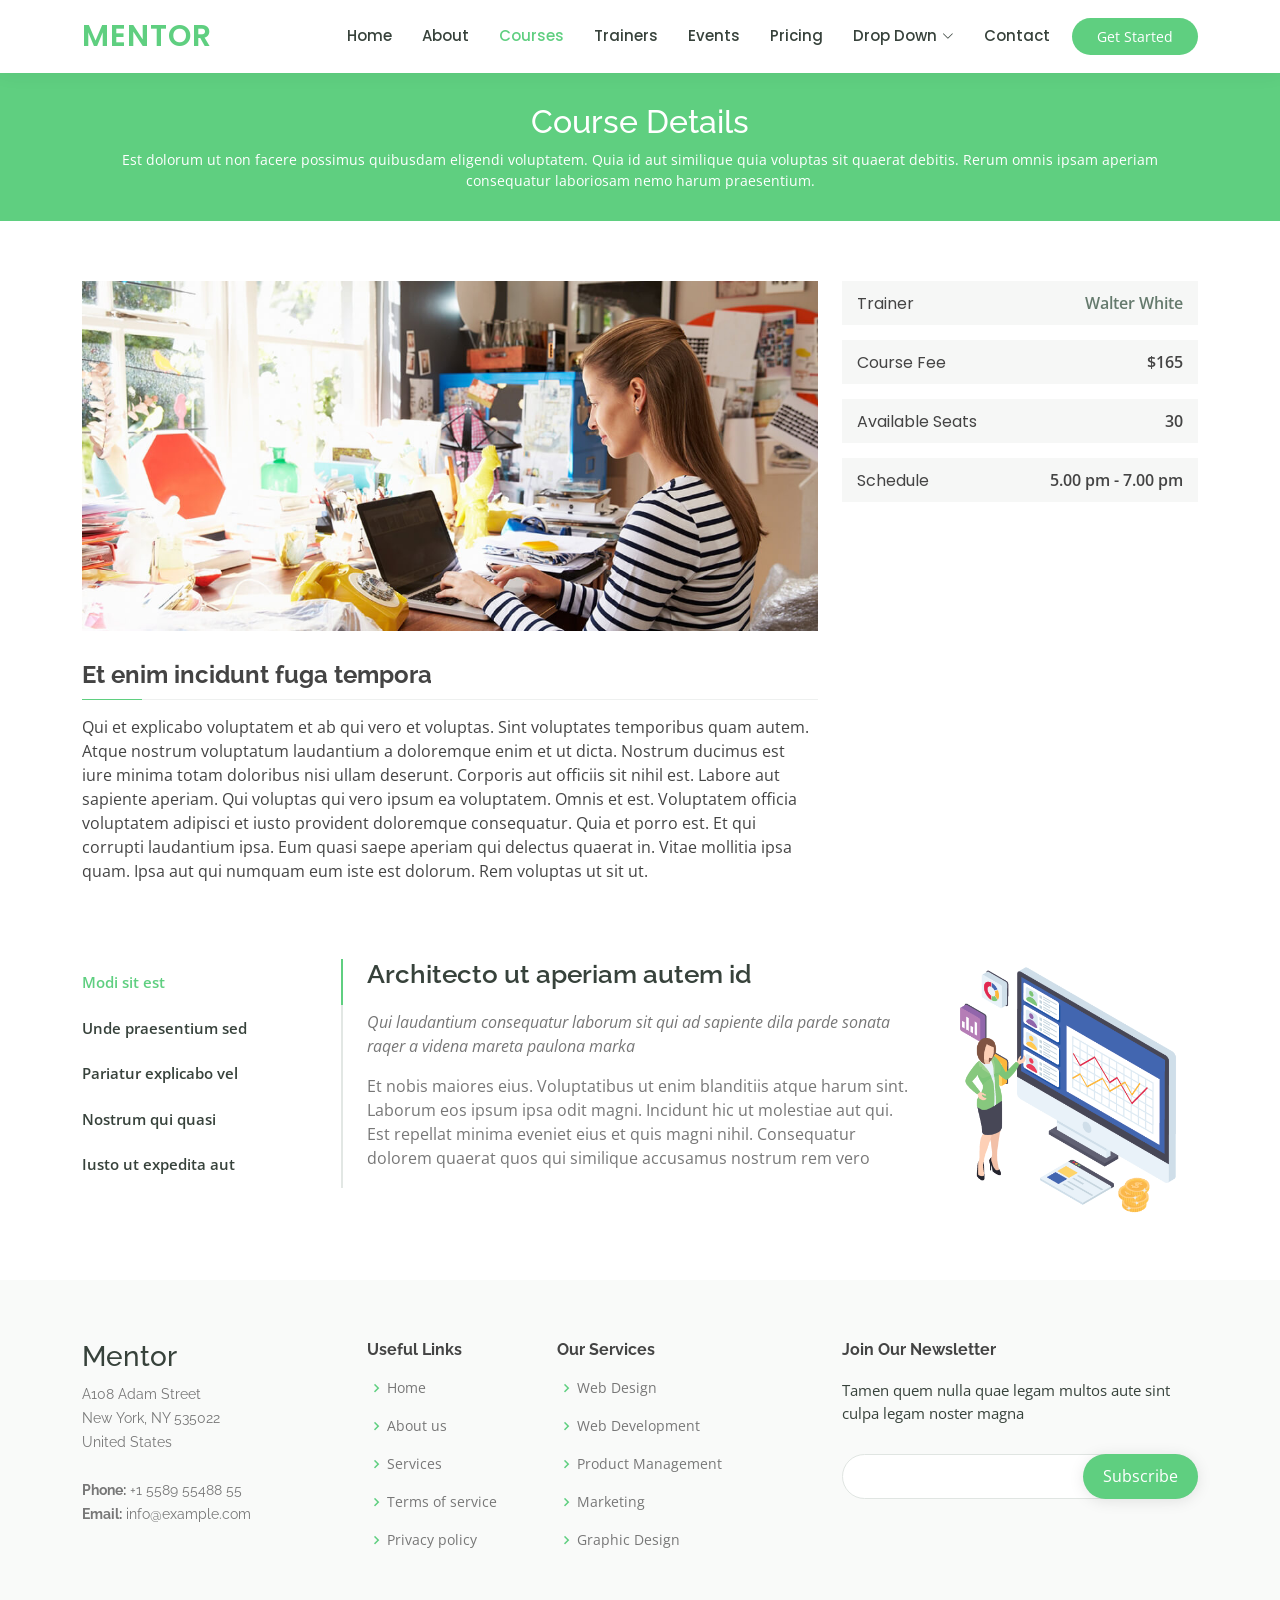
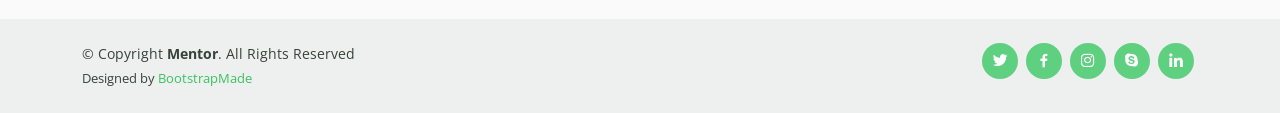
<file: course-details.html>
<!DOCTYPE html>
<html lang="en">

<head>
  <meta charset="utf-8">
  <meta content="width=device-width, initial-scale=1.0" name="viewport">

  <title>Course Details - Mentor Bootstrap Template</title>
  <meta content="" name="description">
  <meta content="" name="keywords">

  <!-- Favicons -->
  <link href="assets/img/favicon.png" rel="icon">
  <link href="assets/img/apple-touch-icon.png" rel="apple-touch-icon">

  <!-- Google Fonts -->
  <link href="https://fonts.googleapis.com/css?family=Open+Sans:300,300i,400,400i,600,600i,700,700i|Raleway:300,300i,400,400i,500,500i,600,600i,700,700i|Poppins:300,300i,400,400i,500,500i,600,600i,700,700i" rel="stylesheet">

  <!-- Vendor CSS Files -->
  <link href="assets/vendor/animate.css/animate.min.css" rel="stylesheet">
  <link href="assets/vendor/aos/aos.css" rel="stylesheet">
  <link href="assets/vendor/bootstrap/css/bootstrap.min.css" rel="stylesheet">
  <link href="assets/vendor/bootstrap-icons/bootstrap-icons.css" rel="stylesheet">
  <link href="assets/vendor/boxicons/css/boxicons.min.css" rel="stylesheet">
  <link href="assets/vendor/remixicon/remixicon.css" rel="stylesheet">
  <link href="assets/vendor/swiper/swiper-bundle.min.css" rel="stylesheet">

  <!-- Template Main CSS File -->
  <link href="assets/css/style.css" rel="stylesheet">

  <!-- =======================================================
  * Template Name: Mentor
  * Updated: Sep 18 2023 with Bootstrap v5.3.2
  * Template URL: https://bootstrapmade.com/mentor-free-education-bootstrap-theme/
  * Author: BootstrapMade.com
  * License: https://bootstrapmade.com/license/
  ======================================================== -->
</head>

<body>

  <!-- ======= Header ======= -->
  <header id="header" class="fixed-top">
    <div class="container d-flex align-items-center">

      <h1 class="logo me-auto"><a href="index.html">Mentor</a></h1>
      <!-- Uncomment below if you prefer to use an image logo -->
      <!-- <a href="index.html" class="logo me-auto"><img src="assets/img/logo.png" alt="" class="img-fluid"></a>-->

      <nav id="navbar" class="navbar order-last order-lg-0">
        <ul>
          <li><a href="index.html">Home</a></li>
          <li><a href="about.html">About</a></li>
          <li><a class="active" href="courses.html">Courses</a></li>
          <li><a href="trainers.html">Trainers</a></li>
          <li><a href="events.html">Events</a></li>
          <li><a href="pricing.html">Pricing</a></li>

          <li class="dropdown"><a href="#"><span>Drop Down</span> <i class="bi bi-chevron-down"></i></a>
            <ul>
              <li><a href="#">Drop Down 1</a></li>
              <li class="dropdown"><a href="#"><span>Deep Drop Down</span> <i class="bi bi-chevron-right"></i></a>
                <ul>
                  <li><a href="#">Deep Drop Down 1</a></li>
                  <li><a href="#">Deep Drop Down 2</a></li>
                  <li><a href="#">Deep Drop Down 3</a></li>
                  <li><a href="#">Deep Drop Down 4</a></li>
                  <li><a href="#">Deep Drop Down 5</a></li>
                </ul>
              </li>
              <li><a href="#">Drop Down 2</a></li>
              <li><a href="#">Drop Down 3</a></li>
              <li><a href="#">Drop Down 4</a></li>
            </ul>
          </li>
          <li><a href="contact.html">Contact</a></li>
        </ul>
        <i class="bi bi-list mobile-nav-toggle"></i>
      </nav><!-- .navbar -->

      <a href="courses.html" class="get-started-btn">Get Started</a>

    </div>
  </header><!-- End Header -->

  <main id="main">

    <!-- ======= Breadcrumbs ======= -->
    <div class="breadcrumbs" data-aos="fade-in">
      <div class="container">
        <h2>Course Details</h2>
        <p>Est dolorum ut non facere possimus quibusdam eligendi voluptatem. Quia id aut similique quia voluptas sit quaerat debitis. Rerum omnis ipsam aperiam consequatur laboriosam nemo harum praesentium. </p>
      </div>
    </div><!-- End Breadcrumbs -->

    <!-- ======= Cource Details Section ======= -->
    <section id="course-details" class="course-details">
      <div class="container" data-aos="fade-up">

        <div class="row">
          <div class="col-lg-8">
            <img src="assets/img/course-details.jpg" class="img-fluid" alt="">
            <h3>Et enim incidunt fuga tempora</h3>
            <p>
              Qui et explicabo voluptatem et ab qui vero et voluptas. Sint voluptates temporibus quam autem. Atque nostrum voluptatum laudantium a doloremque enim et ut dicta. Nostrum ducimus est iure minima totam doloribus nisi ullam deserunt. Corporis aut officiis sit nihil est. Labore aut sapiente aperiam.
              Qui voluptas qui vero ipsum ea voluptatem. Omnis et est. Voluptatem officia voluptatem adipisci et iusto provident doloremque consequatur. Quia et porro est. Et qui corrupti laudantium ipsa.
              Eum quasi saepe aperiam qui delectus quaerat in. Vitae mollitia ipsa quam. Ipsa aut qui numquam eum iste est dolorum. Rem voluptas ut sit ut.
            </p>
          </div>
          <div class="col-lg-4">

            <div class="course-info d-flex justify-content-between align-items-center">
              <h5>Trainer</h5>
              <p><a href="#">Walter White</a></p>
            </div>

            <div class="course-info d-flex justify-content-between align-items-center">
              <h5>Course Fee</h5>
              <p>$165</p>
            </div>

            <div class="course-info d-flex justify-content-between align-items-center">
              <h5>Available Seats</h5>
              <p>30</p>
            </div>

            <div class="course-info d-flex justify-content-between align-items-center">
              <h5>Schedule</h5>
              <p>5.00 pm - 7.00 pm</p>
            </div>

          </div>
        </div>

      </div>
    </section><!-- End Cource Details Section -->

    <!-- ======= Cource Details Tabs Section ======= -->
    <section id="cource-details-tabs" class="cource-details-tabs">
      <div class="container" data-aos="fade-up">

        <div class="row">
          <div class="col-lg-3">
            <ul class="nav nav-tabs flex-column">
              <li class="nav-item">
                <a class="nav-link active show" data-bs-toggle="tab" href="#tab-1">Modi sit est</a>
              </li>
              <li class="nav-item">
                <a class="nav-link" data-bs-toggle="tab" href="#tab-2">Unde praesentium sed</a>
              </li>
              <li class="nav-item">
                <a class="nav-link" data-bs-toggle="tab" href="#tab-3">Pariatur explicabo vel</a>
              </li>
              <li class="nav-item">
                <a class="nav-link" data-bs-toggle="tab" href="#tab-4">Nostrum qui quasi</a>
              </li>
              <li class="nav-item">
                <a class="nav-link" data-bs-toggle="tab" href="#tab-5">Iusto ut expedita aut</a>
              </li>
            </ul>
          </div>
          <div class="col-lg-9 mt-4 mt-lg-0">
            <div class="tab-content">
              <div class="tab-pane active show" id="tab-1">
                <div class="row">
                  <div class="col-lg-8 details order-2 order-lg-1">
                    <h3>Architecto ut aperiam autem id</h3>
                    <p class="fst-italic">Qui laudantium consequatur laborum sit qui ad sapiente dila parde sonata raqer a videna mareta paulona marka</p>
                    <p>Et nobis maiores eius. Voluptatibus ut enim blanditiis atque harum sint. Laborum eos ipsum ipsa odit magni. Incidunt hic ut molestiae aut qui. Est repellat minima eveniet eius et quis magni nihil. Consequatur dolorem quaerat quos qui similique accusamus nostrum rem vero</p>
                  </div>
                  <div class="col-lg-4 text-center order-1 order-lg-2">
                    <img src="assets/img/course-details-tab-1.png" alt="" class="img-fluid">
                  </div>
                </div>
              </div>
              <div class="tab-pane" id="tab-2">
                <div class="row">
                  <div class="col-lg-8 details order-2 order-lg-1">
                    <h3>Et blanditiis nemo veritatis excepturi</h3>
                    <p class="fst-italic">Qui laudantium consequatur laborum sit qui ad sapiente dila parde sonata raqer a videna mareta paulona marka</p>
                    <p>Ea ipsum voluptatem consequatur quis est. Illum error ullam omnis quia et reiciendis sunt sunt est. Non aliquid repellendus itaque accusamus eius et velit ipsa voluptates. Optio nesciunt eaque beatae accusamus lerode pakto madirna desera vafle de nideran pal</p>
                  </div>
                  <div class="col-lg-4 text-center order-1 order-lg-2">
                    <img src="assets/img/course-details-tab-2.png" alt="" class="img-fluid">
                  </div>
                </div>
              </div>
              <div class="tab-pane" id="tab-3">
                <div class="row">
                  <div class="col-lg-8 details order-2 order-lg-1">
                    <h3>Impedit facilis occaecati odio neque aperiam sit</h3>
                    <p class="fst-italic">Eos voluptatibus quo. Odio similique illum id quidem non enim fuga. Qui natus non sunt dicta dolor et. In asperiores velit quaerat perferendis aut</p>
                    <p>Iure officiis odit rerum. Harum sequi eum illum corrupti culpa veritatis quisquam. Neque necessitatibus illo rerum eum ut. Commodi ipsam minima molestiae sed laboriosam a iste odio. Earum odit nesciunt fugiat sit ullam. Soluta et harum voluptatem optio quae</p>
                  </div>
                  <div class="col-lg-4 text-center order-1 order-lg-2">
                    <img src="assets/img/course-details-tab-3.png" alt="" class="img-fluid">
                  </div>
                </div>
              </div>
              <div class="tab-pane" id="tab-4">
                <div class="row">
                  <div class="col-lg-8 details order-2 order-lg-1">
                    <h3>Fuga dolores inventore laboriosam ut est accusamus laboriosam dolore</h3>
                    <p class="fst-italic">Totam aperiam accusamus. Repellat consequuntur iure voluptas iure porro quis delectus</p>
                    <p>Eaque consequuntur consequuntur libero expedita in voluptas. Nostrum ipsam necessitatibus aliquam fugiat debitis quis velit. Eum ex maxime error in consequatur corporis atque. Eligendi asperiores sed qui veritatis aperiam quia a laborum inventore</p>
                  </div>
                  <div class="col-lg-4 text-center order-1 order-lg-2">
                    <img src="assets/img/course-details-tab-4.png" alt="" class="img-fluid">
                  </div>
                </div>
              </div>
              <div class="tab-pane" id="tab-5">
                <div class="row">
                  <div class="col-lg-8 details order-2 order-lg-1">
                    <h3>Est eveniet ipsam sindera pad rone matrelat sando reda</h3>
                    <p class="fst-italic">Omnis blanditiis saepe eos autem qui sunt debitis porro quia.</p>
                    <p>Exercitationem nostrum omnis. Ut reiciendis repudiandae minus. Omnis recusandae ut non quam ut quod eius qui. Ipsum quia odit vero atque qui quibusdam amet. Occaecati sed est sint aut vitae molestiae voluptate vel</p>
                  </div>
                  <div class="col-lg-4 text-center order-1 order-lg-2">
                    <img src="assets/img/course-details-tab-5.png" alt="" class="img-fluid">
                  </div>
                </div>
              </div>
            </div>
          </div>
        </div>

      </div>
    </section><!-- End Cource Details Tabs Section -->

  </main><!-- End #main -->

  <!-- ======= Footer ======= -->
  <footer id="footer">

    <div class="footer-top">
      <div class="container">
        <div class="row">

          <div class="col-lg-3 col-md-6 footer-contact">
            <h3>Mentor</h3>
            <p>
              A108 Adam Street <br>
              New York, NY 535022<br>
              United States <br><br>
              <strong>Phone:</strong> +1 5589 55488 55<br>
              <strong>Email:</strong> info@example.com<br>
            </p>
          </div>

          <div class="col-lg-2 col-md-6 footer-links">
            <h4>Useful Links</h4>
            <ul>
              <li><i class="bx bx-chevron-right"></i> <a href="#">Home</a></li>
              <li><i class="bx bx-chevron-right"></i> <a href="#">About us</a></li>
              <li><i class="bx bx-chevron-right"></i> <a href="#">Services</a></li>
              <li><i class="bx bx-chevron-right"></i> <a href="#">Terms of service</a></li>
              <li><i class="bx bx-chevron-right"></i> <a href="#">Privacy policy</a></li>
            </ul>
          </div>

          <div class="col-lg-3 col-md-6 footer-links">
            <h4>Our Services</h4>
            <ul>
              <li><i class="bx bx-chevron-right"></i> <a href="#">Web Design</a></li>
              <li><i class="bx bx-chevron-right"></i> <a href="#">Web Development</a></li>
              <li><i class="bx bx-chevron-right"></i> <a href="#">Product Management</a></li>
              <li><i class="bx bx-chevron-right"></i> <a href="#">Marketing</a></li>
              <li><i class="bx bx-chevron-right"></i> <a href="#">Graphic Design</a></li>
            </ul>
          </div>

          <div class="col-lg-4 col-md-6 footer-newsletter">
            <h4>Join Our Newsletter</h4>
            <p>Tamen quem nulla quae legam multos aute sint culpa legam noster magna</p>
            <form action="" method="post">
              <input type="email" name="email"><input type="submit" value="Subscribe">
            </form>
          </div>

        </div>
      </div>
    </div>

    <div class="container d-md-flex py-4">

      <div class="me-md-auto text-center text-md-start">
        <div class="copyright">
          &copy; Copyright <strong><span>Mentor</span></strong>. All Rights Reserved
        </div>
        <div class="credits">
          <!-- All the links in the footer should remain intact. -->
          <!-- You can delete the links only if you purchased the pro version. -->
          <!-- Licensing information: https://bootstrapmade.com/license/ -->
          <!-- Purchase the pro version with working PHP/AJAX contact form: https://bootstrapmade.com/mentor-free-education-bootstrap-theme/ -->
          Designed by <a href="https://bootstrapmade.com/">BootstrapMade</a>
        </div>
      </div>
      <div class="social-links text-center text-md-right pt-3 pt-md-0">
        <a href="#" class="twitter"><i class="bx bxl-twitter"></i></a>
        <a href="#" class="facebook"><i class="bx bxl-facebook"></i></a>
        <a href="#" class="instagram"><i class="bx bxl-instagram"></i></a>
        <a href="#" class="google-plus"><i class="bx bxl-skype"></i></a>
        <a href="#" class="linkedin"><i class="bx bxl-linkedin"></i></a>
      </div>
    </div>
  </footer><!-- End Footer -->

  <div id="preloader"></div>
  <a href="#" class="back-to-top d-flex align-items-center justify-content-center"><i class="bi bi-arrow-up-short"></i></a>

  <!-- Vendor JS Files -->
  <script src="assets/vendor/purecounter/purecounter_vanilla.js"></script>
  <script src="assets/vendor/aos/aos.js"></script>
  <script src="assets/vendor/bootstrap/js/bootstrap.bundle.min.js"></script>
  <script src="assets/vendor/swiper/swiper-bundle.min.js"></script>
  <script src="assets/vendor/php-email-form/validate.js"></script>

  <!-- Template Main JS File -->
  <script src="assets/js/main.js"></script>

</body>

</html>
</file>
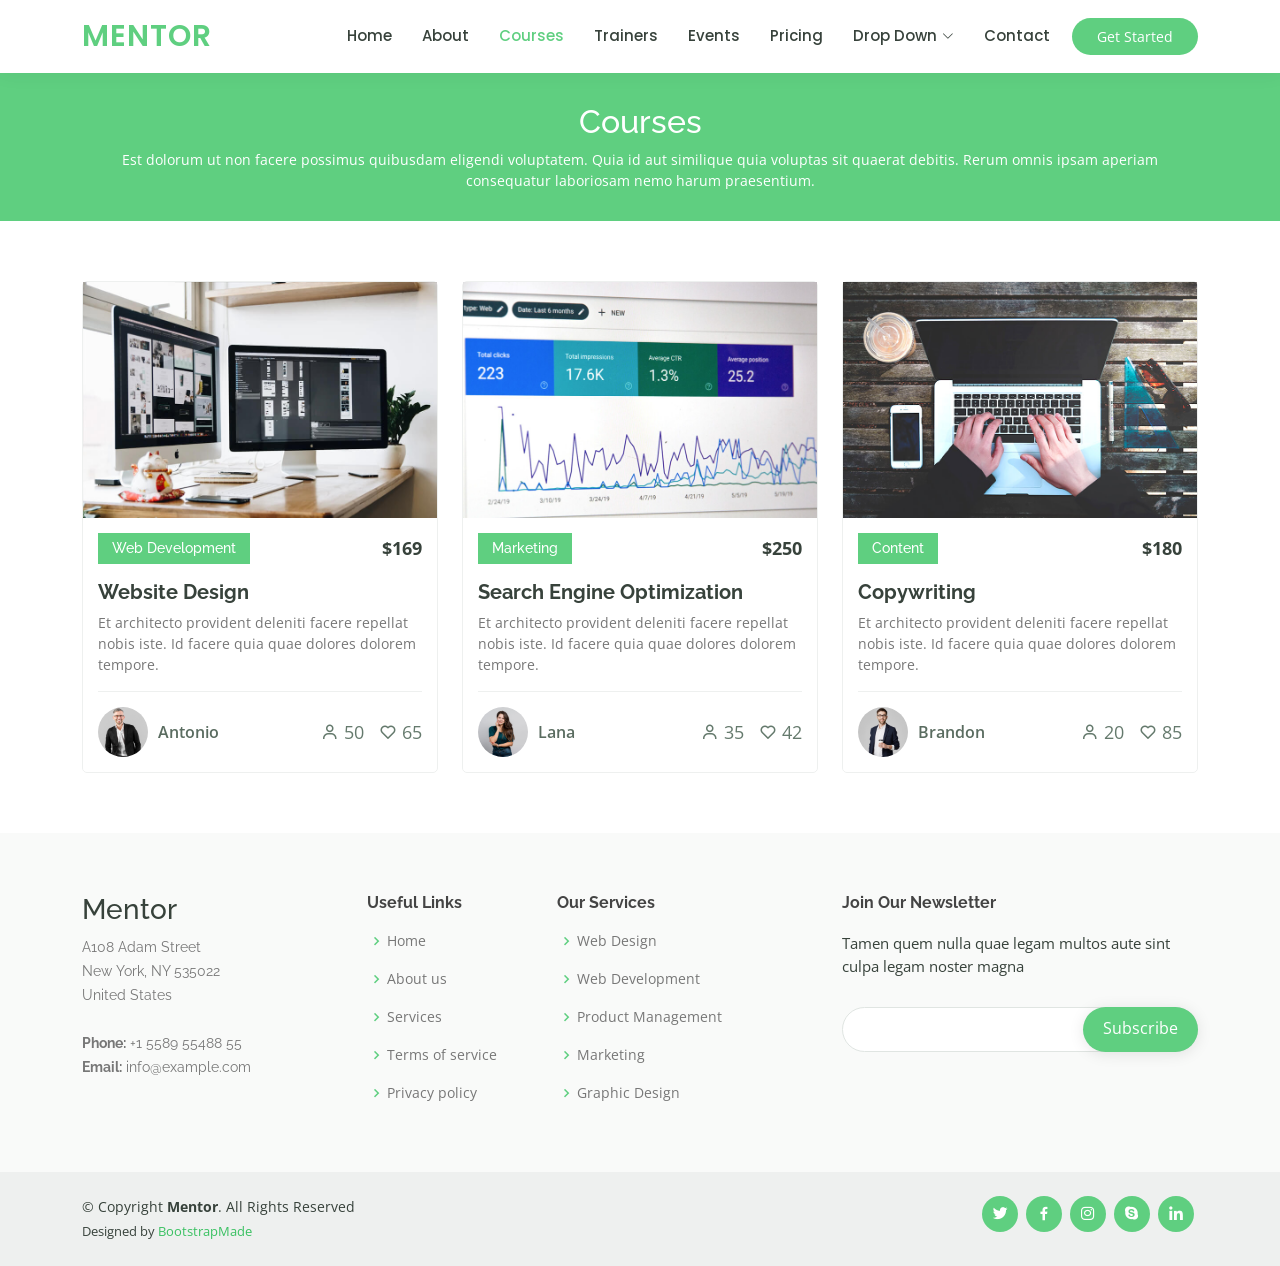
<file: courses.html>
<!DOCTYPE html>
<html lang="en">

<head>
  <meta charset="utf-8">
  <meta content="width=device-width, initial-scale=1.0" name="viewport">

  <title>Courses - Mentor Bootstrap Template</title>
  <meta content="" name="description">
  <meta content="" name="keywords">

  <!-- Favicons -->
  <link href="assets/img/favicon.png" rel="icon">
  <link href="assets/img/apple-touch-icon.png" rel="apple-touch-icon">

  <!-- Google Fonts -->
  <link href="https://fonts.googleapis.com/css?family=Open+Sans:300,300i,400,400i,600,600i,700,700i|Raleway:300,300i,400,400i,500,500i,600,600i,700,700i|Poppins:300,300i,400,400i,500,500i,600,600i,700,700i" rel="stylesheet">

  <!-- Vendor CSS Files -->
  <link href="assets/vendor/animate.css/animate.min.css" rel="stylesheet">
  <link href="assets/vendor/aos/aos.css" rel="stylesheet">
  <link href="assets/vendor/bootstrap/css/bootstrap.min.css" rel="stylesheet">
  <link href="assets/vendor/bootstrap-icons/bootstrap-icons.css" rel="stylesheet">
  <link href="assets/vendor/boxicons/css/boxicons.min.css" rel="stylesheet">
  <link href="assets/vendor/remixicon/remixicon.css" rel="stylesheet">
  <link href="assets/vendor/swiper/swiper-bundle.min.css" rel="stylesheet">

  <!-- Template Main CSS File -->
  <link href="assets/css/style.css" rel="stylesheet">

  <!-- =======================================================
  * Template Name: Mentor
  * Updated: Sep 18 2023 with Bootstrap v5.3.2
  * Template URL: https://bootstrapmade.com/mentor-free-education-bootstrap-theme/
  * Author: BootstrapMade.com
  * License: https://bootstrapmade.com/license/
  ======================================================== -->
</head>

<body>

  <!-- ======= Header ======= -->
  <header id="header" class="fixed-top">
    <div class="container d-flex align-items-center">

      <h1 class="logo me-auto"><a href="index.html">Mentor</a></h1>
      <!-- Uncomment below if you prefer to use an image logo -->
      <!-- <a href="index.html" class="logo me-auto"><img src="assets/img/logo.png" alt="" class="img-fluid"></a>-->

      <nav id="navbar" class="navbar order-last order-lg-0">
        <ul>
          <li><a href="index.html">Home</a></li>
          <li><a href="about.html">About</a></li>
          <li><a class="active" href="courses.html">Courses</a></li>
          <li><a href="trainers.html">Trainers</a></li>
          <li><a href="events.html">Events</a></li>
          <li><a href="pricing.html">Pricing</a></li>

          <li class="dropdown"><a href="#"><span>Drop Down</span> <i class="bi bi-chevron-down"></i></a>
            <ul>
              <li><a href="#">Drop Down 1</a></li>
              <li class="dropdown"><a href="#"><span>Deep Drop Down</span> <i class="bi bi-chevron-right"></i></a>
                <ul>
                  <li><a href="#">Deep Drop Down 1</a></li>
                  <li><a href="#">Deep Drop Down 2</a></li>
                  <li><a href="#">Deep Drop Down 3</a></li>
                  <li><a href="#">Deep Drop Down 4</a></li>
                  <li><a href="#">Deep Drop Down 5</a></li>
                </ul>
              </li>
              <li><a href="#">Drop Down 2</a></li>
              <li><a href="#">Drop Down 3</a></li>
              <li><a href="#">Drop Down 4</a></li>
            </ul>
          </li>
          <li><a href="contact.html">Contact</a></li>
        </ul>
        <i class="bi bi-list mobile-nav-toggle"></i>
      </nav><!-- .navbar -->

      <a href="courses.html" class="get-started-btn">Get Started</a>

    </div>
  </header><!-- End Header -->

  <main id="main" data-aos="fade-in">

    <!-- ======= Breadcrumbs ======= -->
    <div class="breadcrumbs">
      <div class="container">
        <h2>Courses</h2>
        <p>Est dolorum ut non facere possimus quibusdam eligendi voluptatem. Quia id aut similique quia voluptas sit quaerat debitis. Rerum omnis ipsam aperiam consequatur laboriosam nemo harum praesentium. </p>
      </div>
    </div><!-- End Breadcrumbs -->

    <!-- ======= Courses Section ======= -->
    <section id="courses" class="courses">
      <div class="container" data-aos="fade-up">

        <div class="row" data-aos="zoom-in" data-aos-delay="100">

          <div class="col-lg-4 col-md-6 d-flex align-items-stretch">
            <div class="course-item">
              <img src="assets/img/course-1.jpg" class="img-fluid" alt="...">
              <div class="course-content">
                <div class="d-flex justify-content-between align-items-center mb-3">
                  <h4>Web Development</h4>
                  <p class="price">$169</p>
                </div>

                <h3><a href="course-details.html">Website Design</a></h3>
                <p>Et architecto provident deleniti facere repellat nobis iste. Id facere quia quae dolores dolorem tempore.</p>
                <div class="trainer d-flex justify-content-between align-items-center">
                  <div class="trainer-profile d-flex align-items-center">
                    <img src="assets/img/trainers/trainer-1.jpg" class="img-fluid" alt="">
                    <span>Antonio</span>
                  </div>
                  <div class="trainer-rank d-flex align-items-center">
                    <i class="bx bx-user"></i>&nbsp;50
                    &nbsp;&nbsp;
                    <i class="bx bx-heart"></i>&nbsp;65
                  </div>
                </div>
              </div>
            </div>
          </div> <!-- End Course Item-->

          <div class="col-lg-4 col-md-6 d-flex align-items-stretch mt-4 mt-md-0">
            <div class="course-item">
              <img src="assets/img/course-2.jpg" class="img-fluid" alt="...">
              <div class="course-content">
                <div class="d-flex justify-content-between align-items-center mb-3">
                  <h4>Marketing</h4>
                  <p class="price">$250</p>
                </div>

                <h3><a href="course-details.html">Search Engine Optimization</a></h3>
                <p>Et architecto provident deleniti facere repellat nobis iste. Id facere quia quae dolores dolorem tempore.</p>
                <div class="trainer d-flex justify-content-between align-items-center">
                  <div class="trainer-profile d-flex align-items-center">
                    <img src="assets/img/trainers/trainer-2.jpg" class="img-fluid" alt="">
                    <span>Lana</span>
                  </div>
                  <div class="trainer-rank d-flex align-items-center">
                    <i class="bx bx-user"></i>&nbsp;35
                    &nbsp;&nbsp;
                    <i class="bx bx-heart"></i>&nbsp;42
                  </div>
                </div>
              </div>
            </div>
          </div> <!-- End Course Item-->

          <div class="col-lg-4 col-md-6 d-flex align-items-stretch mt-4 mt-lg-0">
            <div class="course-item">
              <img src="assets/img/course-3.jpg" class="img-fluid" alt="...">
              <div class="course-content">
                <div class="d-flex justify-content-between align-items-center mb-3">
                  <h4>Content</h4>
                  <p class="price">$180</p>
                </div>

                <h3><a href="course-details.html">Copywriting</a></h3>
                <p>Et architecto provident deleniti facere repellat nobis iste. Id facere quia quae dolores dolorem tempore.</p>
                <div class="trainer d-flex justify-content-between align-items-center">
                  <div class="trainer-profile d-flex align-items-center">
                    <img src="assets/img/trainers/trainer-3.jpg" class="img-fluid" alt="">
                    <span>Brandon</span>
                  </div>
                  <div class="trainer-rank d-flex align-items-center">
                    <i class="bx bx-user"></i>&nbsp;20
                    &nbsp;&nbsp;
                    <i class="bx bx-heart"></i>&nbsp;85
                  </div>
                </div>
              </div>
            </div>
          </div> <!-- End Course Item-->

        </div>

      </div>
    </section><!-- End Courses Section -->

  </main><!-- End #main -->

  <!-- ======= Footer ======= -->
  <footer id="footer">

    <div class="footer-top">
      <div class="container">
        <div class="row">

          <div class="col-lg-3 col-md-6 footer-contact">
            <h3>Mentor</h3>
            <p>
              A108 Adam Street <br>
              New York, NY 535022<br>
              United States <br><br>
              <strong>Phone:</strong> +1 5589 55488 55<br>
              <strong>Email:</strong> info@example.com<br>
            </p>
          </div>

          <div class="col-lg-2 col-md-6 footer-links">
            <h4>Useful Links</h4>
            <ul>
              <li><i class="bx bx-chevron-right"></i> <a href="#">Home</a></li>
              <li><i class="bx bx-chevron-right"></i> <a href="#">About us</a></li>
              <li><i class="bx bx-chevron-right"></i> <a href="#">Services</a></li>
              <li><i class="bx bx-chevron-right"></i> <a href="#">Terms of service</a></li>
              <li><i class="bx bx-chevron-right"></i> <a href="#">Privacy policy</a></li>
            </ul>
          </div>

          <div class="col-lg-3 col-md-6 footer-links">
            <h4>Our Services</h4>
            <ul>
              <li><i class="bx bx-chevron-right"></i> <a href="#">Web Design</a></li>
              <li><i class="bx bx-chevron-right"></i> <a href="#">Web Development</a></li>
              <li><i class="bx bx-chevron-right"></i> <a href="#">Product Management</a></li>
              <li><i class="bx bx-chevron-right"></i> <a href="#">Marketing</a></li>
              <li><i class="bx bx-chevron-right"></i> <a href="#">Graphic Design</a></li>
            </ul>
          </div>

          <div class="col-lg-4 col-md-6 footer-newsletter">
            <h4>Join Our Newsletter</h4>
            <p>Tamen quem nulla quae legam multos aute sint culpa legam noster magna</p>
            <form action="" method="post">
              <input type="email" name="email"><input type="submit" value="Subscribe">
            </form>
          </div>

        </div>
      </div>
    </div>

    <div class="container d-md-flex py-4">

      <div class="me-md-auto text-center text-md-start">
        <div class="copyright">
          &copy; Copyright <strong><span>Mentor</span></strong>. All Rights Reserved
        </div>
        <div class="credits">
          <!-- All the links in the footer should remain intact. -->
          <!-- You can delete the links only if you purchased the pro version. -->
          <!-- Licensing information: https://bootstrapmade.com/license/ -->
          <!-- Purchase the pro version with working PHP/AJAX contact form: https://bootstrapmade.com/mentor-free-education-bootstrap-theme/ -->
          Designed by <a href="https://bootstrapmade.com/">BootstrapMade</a>
        </div>
      </div>
      <div class="social-links text-center text-md-right pt-3 pt-md-0">
        <a href="#" class="twitter"><i class="bx bxl-twitter"></i></a>
        <a href="#" class="facebook"><i class="bx bxl-facebook"></i></a>
        <a href="#" class="instagram"><i class="bx bxl-instagram"></i></a>
        <a href="#" class="google-plus"><i class="bx bxl-skype"></i></a>
        <a href="#" class="linkedin"><i class="bx bxl-linkedin"></i></a>
      </div>
    </div>
  </footer><!-- End Footer -->

  <div id="preloader"></div>
  <a href="#" class="back-to-top d-flex align-items-center justify-content-center"><i class="bi bi-arrow-up-short"></i></a>

  <!-- Vendor JS Files -->
  <script src="assets/vendor/purecounter/purecounter_vanilla.js"></script>
  <script src="assets/vendor/aos/aos.js"></script>
  <script src="assets/vendor/bootstrap/js/bootstrap.bundle.min.js"></script>
  <script src="assets/vendor/swiper/swiper-bundle.min.js"></script>
  <script src="assets/vendor/php-email-form/validate.js"></script>

  <!-- Template Main JS File -->
  <script src="assets/js/main.js"></script>

</body>

</html>
</file>
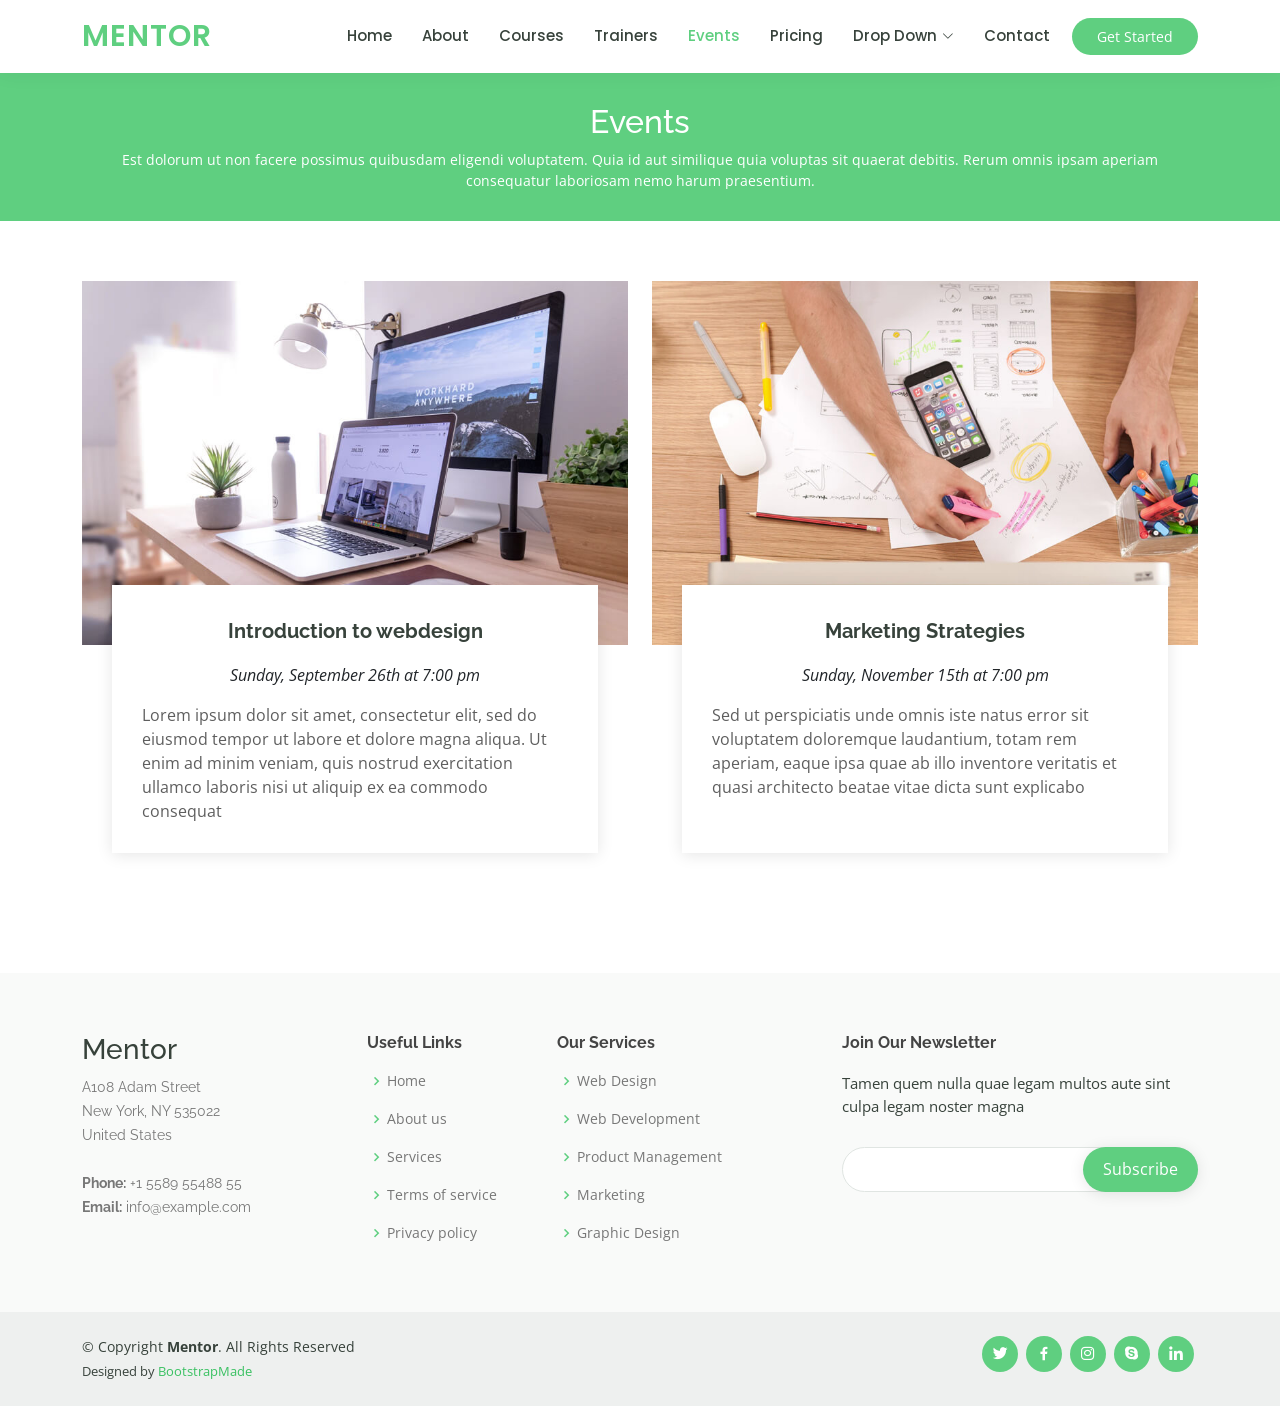
<file: events.html>
<!DOCTYPE html>
<html lang="en">

<head>
  <meta charset="utf-8">
  <meta content="width=device-width, initial-scale=1.0" name="viewport">

  <title>Events - Mentor Bootstrap Template</title>
  <meta content="" name="description">
  <meta content="" name="keywords">

  <!-- Favicons -->
  <link href="assets/img/favicon.png" rel="icon">
  <link href="assets/img/apple-touch-icon.png" rel="apple-touch-icon">

  <!-- Google Fonts -->
  <link href="https://fonts.googleapis.com/css?family=Open+Sans:300,300i,400,400i,600,600i,700,700i|Raleway:300,300i,400,400i,500,500i,600,600i,700,700i|Poppins:300,300i,400,400i,500,500i,600,600i,700,700i" rel="stylesheet">

  <!-- Vendor CSS Files -->
  <link href="assets/vendor/animate.css/animate.min.css" rel="stylesheet">
  <link href="assets/vendor/aos/aos.css" rel="stylesheet">
  <link href="assets/vendor/bootstrap/css/bootstrap.min.css" rel="stylesheet">
  <link href="assets/vendor/bootstrap-icons/bootstrap-icons.css" rel="stylesheet">
  <link href="assets/vendor/boxicons/css/boxicons.min.css" rel="stylesheet">
  <link href="assets/vendor/remixicon/remixicon.css" rel="stylesheet">
  <link href="assets/vendor/swiper/swiper-bundle.min.css" rel="stylesheet">

  <!-- Template Main CSS File -->
  <link href="assets/css/style.css" rel="stylesheet">

  <!-- =======================================================
  * Template Name: Mentor
  * Updated: Sep 18 2023 with Bootstrap v5.3.2
  * Template URL: https://bootstrapmade.com/mentor-free-education-bootstrap-theme/
  * Author: BootstrapMade.com
  * License: https://bootstrapmade.com/license/
  ======================================================== -->
</head>

<body>

  <!-- ======= Header ======= -->
  <header id="header" class="fixed-top">
    <div class="container d-flex align-items-center">

      <h1 class="logo me-auto"><a href="index.html">Mentor</a></h1>
      <!-- Uncomment below if you prefer to use an image logo -->
      <!-- <a href="index.html" class="logo me-auto"><img src="assets/img/logo.png" alt="" class="img-fluid"></a>-->

      <nav id="navbar" class="navbar order-last order-lg-0">
        <ul>
          <li><a href="index.html">Home</a></li>
          <li><a href="about.html">About</a></li>
          <li><a href="courses.html">Courses</a></li>
          <li><a href="trainers.html">Trainers</a></li>
          <li><a class="active" href="events.html">Events</a></li>
          <li><a href="pricing.html">Pricing</a></li>

          <li class="dropdown"><a href="#"><span>Drop Down</span> <i class="bi bi-chevron-down"></i></a>
            <ul>
              <li><a href="#">Drop Down 1</a></li>
              <li class="dropdown"><a href="#"><span>Deep Drop Down</span> <i class="bi bi-chevron-right"></i></a>
                <ul>
                  <li><a href="#">Deep Drop Down 1</a></li>
                  <li><a href="#">Deep Drop Down 2</a></li>
                  <li><a href="#">Deep Drop Down 3</a></li>
                  <li><a href="#">Deep Drop Down 4</a></li>
                  <li><a href="#">Deep Drop Down 5</a></li>
                </ul>
              </li>
              <li><a href="#">Drop Down 2</a></li>
              <li><a href="#">Drop Down 3</a></li>
              <li><a href="#">Drop Down 4</a></li>
            </ul>
          </li>
          <li><a href="contact.html">Contact</a></li>
        </ul>
        <i class="bi bi-list mobile-nav-toggle"></i>
      </nav><!-- .navbar -->

      <a href="courses.html" class="get-started-btn">Get Started</a>

    </div>
  </header><!-- End Header -->

  <main id="main">

    <!-- ======= Breadcrumbs ======= -->
    <div class="breadcrumbs" data-aos="fade-in">
      <div class="container">
        <h2>Events</h2>
        <p>Est dolorum ut non facere possimus quibusdam eligendi voluptatem. Quia id aut similique quia voluptas sit quaerat debitis. Rerum omnis ipsam aperiam consequatur laboriosam nemo harum praesentium. </p>
      </div>
    </div><!-- End Breadcrumbs -->

    <!-- ======= Events Section ======= -->
    <section id="events" class="events">
      <div class="container" data-aos="fade-up">

        <div class="row">
          <div class="col-md-6 d-flex align-items-stretch">
            <div class="card">
              <div class="card-img">
                <img src="assets/img/events-1.jpg" alt="...">
              </div>
              <div class="card-body">
                <h5 class="card-title"><a href="">Introduction to webdesign</a></h5>
                <p class="fst-italic text-center">Sunday, September 26th at 7:00 pm</p>
                <p class="card-text">Lorem ipsum dolor sit amet, consectetur elit, sed do eiusmod tempor ut labore et dolore magna aliqua. Ut enim ad minim veniam, quis nostrud exercitation ullamco laboris nisi ut aliquip ex ea commodo consequat</p>
              </div>
            </div>
          </div>
          <div class="col-md-6 d-flex align-items-stretch">
            <div class="card">
              <div class="card-img">
                <img src="assets/img/events-2.jpg" alt="...">
              </div>
              <div class="card-body">
                <h5 class="card-title"><a href="">Marketing Strategies</a></h5>
                <p class="fst-italic text-center">Sunday, November 15th at 7:00 pm</p>
                <p class="card-text">Sed ut perspiciatis unde omnis iste natus error sit voluptatem doloremque laudantium, totam rem aperiam, eaque ipsa quae ab illo inventore veritatis et quasi architecto beatae vitae dicta sunt explicabo</p>
              </div>
            </div>

          </div>
        </div>

      </div>
    </section><!-- End Events Section -->

  </main><!-- End #main -->

  <!-- ======= Footer ======= -->
  <footer id="footer">

    <div class="footer-top">
      <div class="container">
        <div class="row">

          <div class="col-lg-3 col-md-6 footer-contact">
            <h3>Mentor</h3>
            <p>
              A108 Adam Street <br>
              New York, NY 535022<br>
              United States <br><br>
              <strong>Phone:</strong> +1 5589 55488 55<br>
              <strong>Email:</strong> info@example.com<br>
            </p>
          </div>

          <div class="col-lg-2 col-md-6 footer-links">
            <h4>Useful Links</h4>
            <ul>
              <li><i class="bx bx-chevron-right"></i> <a href="#">Home</a></li>
              <li><i class="bx bx-chevron-right"></i> <a href="#">About us</a></li>
              <li><i class="bx bx-chevron-right"></i> <a href="#">Services</a></li>
              <li><i class="bx bx-chevron-right"></i> <a href="#">Terms of service</a></li>
              <li><i class="bx bx-chevron-right"></i> <a href="#">Privacy policy</a></li>
            </ul>
          </div>

          <div class="col-lg-3 col-md-6 footer-links">
            <h4>Our Services</h4>
            <ul>
              <li><i class="bx bx-chevron-right"></i> <a href="#">Web Design</a></li>
              <li><i class="bx bx-chevron-right"></i> <a href="#">Web Development</a></li>
              <li><i class="bx bx-chevron-right"></i> <a href="#">Product Management</a></li>
              <li><i class="bx bx-chevron-right"></i> <a href="#">Marketing</a></li>
              <li><i class="bx bx-chevron-right"></i> <a href="#">Graphic Design</a></li>
            </ul>
          </div>

          <div class="col-lg-4 col-md-6 footer-newsletter">
            <h4>Join Our Newsletter</h4>
            <p>Tamen quem nulla quae legam multos aute sint culpa legam noster magna</p>
            <form action="" method="post">
              <input type="email" name="email"><input type="submit" value="Subscribe">
            </form>
          </div>

        </div>
      </div>
    </div>

    <div class="container d-md-flex py-4">

      <div class="me-md-auto text-center text-md-start">
        <div class="copyright">
          &copy; Copyright <strong><span>Mentor</span></strong>. All Rights Reserved
        </div>
        <div class="credits">
          <!-- All the links in the footer should remain intact. -->
          <!-- You can delete the links only if you purchased the pro version. -->
          <!-- Licensing information: https://bootstrapmade.com/license/ -->
          <!-- Purchase the pro version with working PHP/AJAX contact form: https://bootstrapmade.com/mentor-free-education-bootstrap-theme/ -->
          Designed by <a href="https://bootstrapmade.com/">BootstrapMade</a>
        </div>
      </div>
      <div class="social-links text-center text-md-right pt-3 pt-md-0">
        <a href="#" class="twitter"><i class="bx bxl-twitter"></i></a>
        <a href="#" class="facebook"><i class="bx bxl-facebook"></i></a>
        <a href="#" class="instagram"><i class="bx bxl-instagram"></i></a>
        <a href="#" class="google-plus"><i class="bx bxl-skype"></i></a>
        <a href="#" class="linkedin"><i class="bx bxl-linkedin"></i></a>
      </div>
    </div>
  </footer><!-- End Footer -->

  <div id="preloader"></div>
  <a href="#" class="back-to-top d-flex align-items-center justify-content-center"><i class="bi bi-arrow-up-short"></i></a>

  <!-- Vendor JS Files -->
  <script src="assets/vendor/purecounter/purecounter_vanilla.js"></script>
  <script src="assets/vendor/aos/aos.js"></script>
  <script src="assets/vendor/bootstrap/js/bootstrap.bundle.min.js"></script>
  <script src="assets/vendor/swiper/swiper-bundle.min.js"></script>
  <script src="assets/vendor/php-email-form/validate.js"></script>

  <!-- Template Main JS File -->
  <script src="assets/js/main.js"></script>

</body>

</html>
</file>
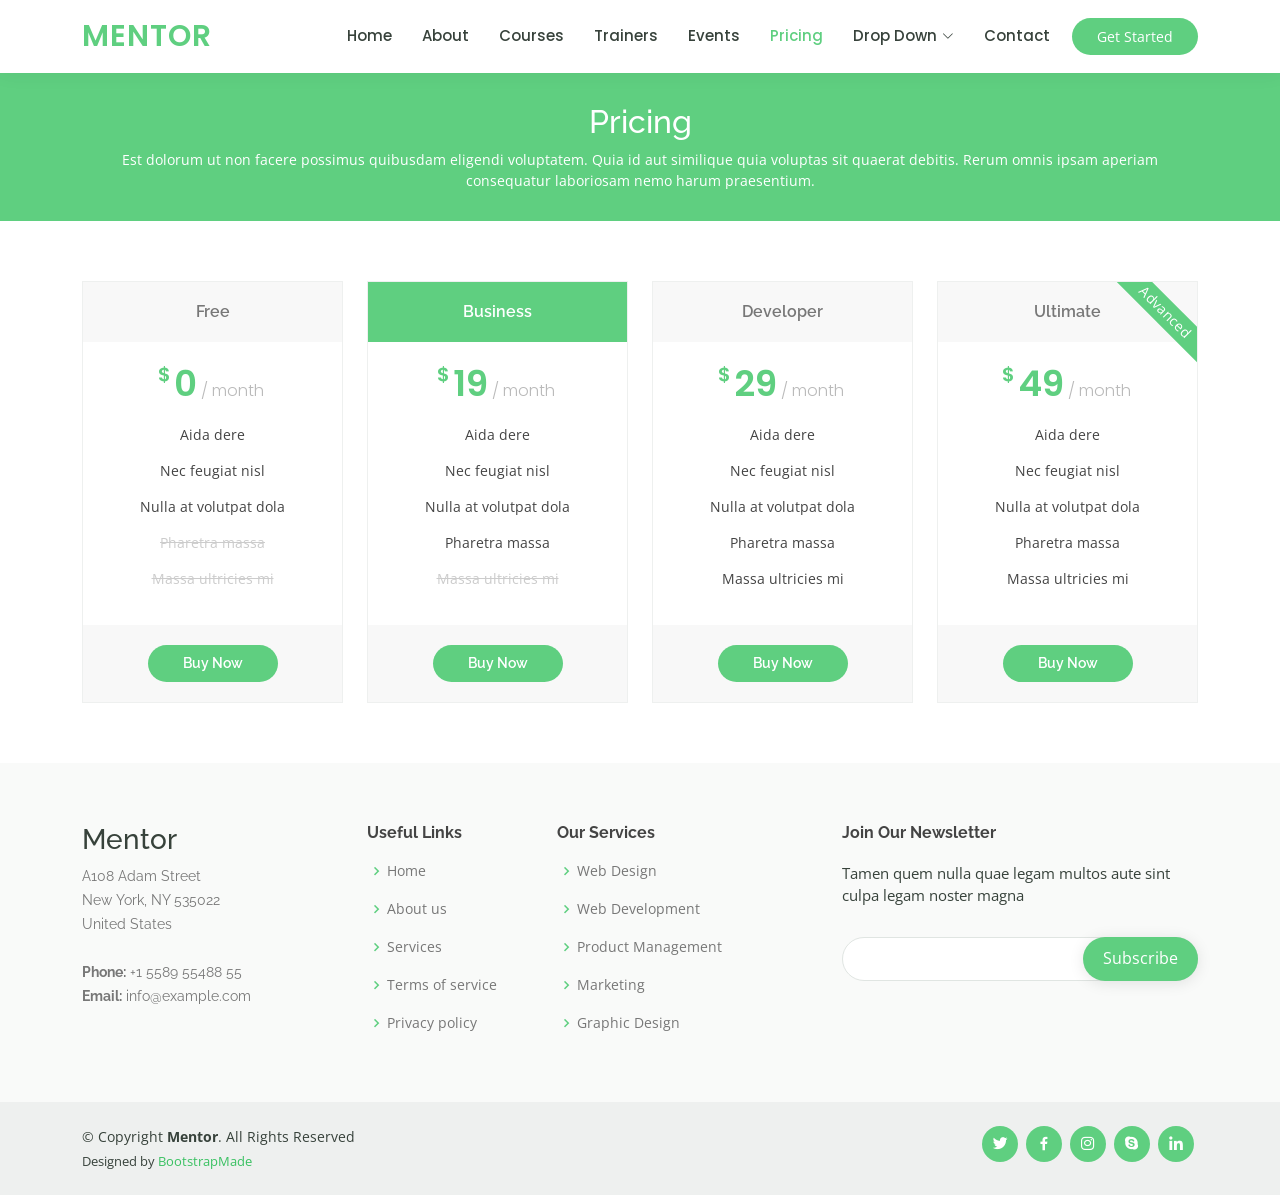
<file: pricing.html>
<!DOCTYPE html>
<html lang="en">

<head>
  <meta charset="utf-8">
  <meta content="width=device-width, initial-scale=1.0" name="viewport">

  <title>Pricing - Mentor Bootstrap Template</title>
  <meta content="" name="description">
  <meta content="" name="keywords">

  <!-- Favicons -->
  <link href="assets/img/favicon.png" rel="icon">
  <link href="assets/img/apple-touch-icon.png" rel="apple-touch-icon">

  <!-- Google Fonts -->
  <link href="https://fonts.googleapis.com/css?family=Open+Sans:300,300i,400,400i,600,600i,700,700i|Raleway:300,300i,400,400i,500,500i,600,600i,700,700i|Poppins:300,300i,400,400i,500,500i,600,600i,700,700i" rel="stylesheet">

  <!-- Vendor CSS Files -->
  <link href="assets/vendor/animate.css/animate.min.css" rel="stylesheet">
  <link href="assets/vendor/aos/aos.css" rel="stylesheet">
  <link href="assets/vendor/bootstrap/css/bootstrap.min.css" rel="stylesheet">
  <link href="assets/vendor/bootstrap-icons/bootstrap-icons.css" rel="stylesheet">
  <link href="assets/vendor/boxicons/css/boxicons.min.css" rel="stylesheet">
  <link href="assets/vendor/remixicon/remixicon.css" rel="stylesheet">
  <link href="assets/vendor/swiper/swiper-bundle.min.css" rel="stylesheet">

  <!-- Template Main CSS File -->
  <link href="assets/css/style.css" rel="stylesheet">

  <!-- =======================================================
  * Template Name: Mentor
  * Updated: Sep 18 2023 with Bootstrap v5.3.2
  * Template URL: https://bootstrapmade.com/mentor-free-education-bootstrap-theme/
  * Author: BootstrapMade.com
  * License: https://bootstrapmade.com/license/
  ======================================================== -->
</head>

<body>

  <!-- ======= Header ======= -->
  <header id="header" class="fixed-top">
    <div class="container d-flex align-items-center">

      <h1 class="logo me-auto"><a href="index.html">Mentor</a></h1>
      <!-- Uncomment below if you prefer to use an image logo -->
      <!-- <a href="index.html" class="logo me-auto"><img src="assets/img/logo.png" alt="" class="img-fluid"></a>-->

      <nav id="navbar" class="navbar order-last order-lg-0">
        <ul>
          <li><a href="index.html">Home</a></li>
          <li><a href="about.html">About</a></li>
          <li><a href="courses.html">Courses</a></li>
          <li><a href="trainers.html">Trainers</a></li>
          <li><a href="events.html">Events</a></li>
          <li><a class="active" href="pricing.html">Pricing</a></li>

          <li class="dropdown"><a href="#"><span>Drop Down</span> <i class="bi bi-chevron-down"></i></a>
            <ul>
              <li><a href="#">Drop Down 1</a></li>
              <li class="dropdown"><a href="#"><span>Deep Drop Down</span> <i class="bi bi-chevron-right"></i></a>
                <ul>
                  <li><a href="#">Deep Drop Down 1</a></li>
                  <li><a href="#">Deep Drop Down 2</a></li>
                  <li><a href="#">Deep Drop Down 3</a></li>
                  <li><a href="#">Deep Drop Down 4</a></li>
                  <li><a href="#">Deep Drop Down 5</a></li>
                </ul>
              </li>
              <li><a href="#">Drop Down 2</a></li>
              <li><a href="#">Drop Down 3</a></li>
              <li><a href="#">Drop Down 4</a></li>
            </ul>
          </li>
          <li><a href="contact.html">Contact</a></li>
        </ul>
        <i class="bi bi-list mobile-nav-toggle"></i>
      </nav><!-- .navbar -->

      <a href="courses.html" class="get-started-btn">Get Started</a>

    </div>
  </header><!-- End Header -->

  <main id="main">
    <!-- ======= Breadcrumbs ======= -->
    <div class="breadcrumbs" data-aos="fade-in">
      <div class="container">
        <h2>Pricing</h2>
        <p>Est dolorum ut non facere possimus quibusdam eligendi voluptatem. Quia id aut similique quia voluptas sit quaerat debitis. Rerum omnis ipsam aperiam consequatur laboriosam nemo harum praesentium. </p>
      </div>
    </div><!-- End Breadcrumbs -->

    <!-- ======= Pricing Section ======= -->
    <section id="pricing" class="pricing">
      <div class="container" data-aos="fade-up">

        <div class="row">

          <div class="col-lg-3 col-md-6">
            <div class="box">
              <h3>Free</h3>
              <h4><sup>$</sup>0<span> / month</span></h4>
              <ul>
                <li>Aida dere</li>
                <li>Nec feugiat nisl</li>
                <li>Nulla at volutpat dola</li>
                <li class="na">Pharetra massa</li>
                <li class="na">Massa ultricies mi</li>
              </ul>
              <div class="btn-wrap">
                <a href="#" class="btn-buy">Buy Now</a>
              </div>
            </div>
          </div>

          <div class="col-lg-3 col-md-6 mt-4 mt-md-0">
            <div class="box featured">
              <h3>Business</h3>
              <h4><sup>$</sup>19<span> / month</span></h4>
              <ul>
                <li>Aida dere</li>
                <li>Nec feugiat nisl</li>
                <li>Nulla at volutpat dola</li>
                <li>Pharetra massa</li>
                <li class="na">Massa ultricies mi</li>
              </ul>
              <div class="btn-wrap">
                <a href="#" class="btn-buy">Buy Now</a>
              </div>
            </div>
          </div>

          <div class="col-lg-3 col-md-6 mt-4 mt-lg-0">
            <div class="box">
              <h3>Developer</h3>
              <h4><sup>$</sup>29<span> / month</span></h4>
              <ul>
                <li>Aida dere</li>
                <li>Nec feugiat nisl</li>
                <li>Nulla at volutpat dola</li>
                <li>Pharetra massa</li>
                <li>Massa ultricies mi</li>
              </ul>
              <div class="btn-wrap">
                <a href="#" class="btn-buy">Buy Now</a>
              </div>
            </div>
          </div>

          <div class="col-lg-3 col-md-6 mt-4 mt-lg-0">
            <div class="box">
              <span class="advanced">Advanced</span>
              <h3>Ultimate</h3>
              <h4><sup>$</sup>49<span> / month</span></h4>
              <ul>
                <li>Aida dere</li>
                <li>Nec feugiat nisl</li>
                <li>Nulla at volutpat dola</li>
                <li>Pharetra massa</li>
                <li>Massa ultricies mi</li>
              </ul>
              <div class="btn-wrap">
                <a href="#" class="btn-buy">Buy Now</a>
              </div>
            </div>
          </div>

        </div>

      </div>
    </section><!-- End Pricing Section -->

  </main><!-- End #main -->

  <!-- ======= Footer ======= -->
  <footer id="footer">

    <div class="footer-top">
      <div class="container">
        <div class="row">

          <div class="col-lg-3 col-md-6 footer-contact">
            <h3>Mentor</h3>
            <p>
              A108 Adam Street <br>
              New York, NY 535022<br>
              United States <br><br>
              <strong>Phone:</strong> +1 5589 55488 55<br>
              <strong>Email:</strong> info@example.com<br>
            </p>
          </div>

          <div class="col-lg-2 col-md-6 footer-links">
            <h4>Useful Links</h4>
            <ul>
              <li><i class="bx bx-chevron-right"></i> <a href="#">Home</a></li>
              <li><i class="bx bx-chevron-right"></i> <a href="#">About us</a></li>
              <li><i class="bx bx-chevron-right"></i> <a href="#">Services</a></li>
              <li><i class="bx bx-chevron-right"></i> <a href="#">Terms of service</a></li>
              <li><i class="bx bx-chevron-right"></i> <a href="#">Privacy policy</a></li>
            </ul>
          </div>

          <div class="col-lg-3 col-md-6 footer-links">
            <h4>Our Services</h4>
            <ul>
              <li><i class="bx bx-chevron-right"></i> <a href="#">Web Design</a></li>
              <li><i class="bx bx-chevron-right"></i> <a href="#">Web Development</a></li>
              <li><i class="bx bx-chevron-right"></i> <a href="#">Product Management</a></li>
              <li><i class="bx bx-chevron-right"></i> <a href="#">Marketing</a></li>
              <li><i class="bx bx-chevron-right"></i> <a href="#">Graphic Design</a></li>
            </ul>
          </div>

          <div class="col-lg-4 col-md-6 footer-newsletter">
            <h4>Join Our Newsletter</h4>
            <p>Tamen quem nulla quae legam multos aute sint culpa legam noster magna</p>
            <form action="" method="post">
              <input type="email" name="email"><input type="submit" value="Subscribe">
            </form>
          </div>

        </div>
      </div>
    </div>

    <div class="container d-md-flex py-4">

      <div class="me-md-auto text-center text-md-start">
        <div class="copyright">
          &copy; Copyright <strong><span>Mentor</span></strong>. All Rights Reserved
        </div>
        <div class="credits">
          <!-- All the links in the footer should remain intact. -->
          <!-- You can delete the links only if you purchased the pro version. -->
          <!-- Licensing information: https://bootstrapmade.com/license/ -->
          <!-- Purchase the pro version with working PHP/AJAX contact form: https://bootstrapmade.com/mentor-free-education-bootstrap-theme/ -->
          Designed by <a href="https://bootstrapmade.com/">BootstrapMade</a>
        </div>
      </div>
      <div class="social-links text-center text-md-right pt-3 pt-md-0">
        <a href="#" class="twitter"><i class="bx bxl-twitter"></i></a>
        <a href="#" class="facebook"><i class="bx bxl-facebook"></i></a>
        <a href="#" class="instagram"><i class="bx bxl-instagram"></i></a>
        <a href="#" class="google-plus"><i class="bx bxl-skype"></i></a>
        <a href="#" class="linkedin"><i class="bx bxl-linkedin"></i></a>
      </div>
    </div>
  </footer><!-- End Footer -->

  <div id="preloader"></div>
  <a href="#" class="back-to-top d-flex align-items-center justify-content-center"><i class="bi bi-arrow-up-short"></i></a>

  <!-- Vendor JS Files -->
  <script src="assets/vendor/purecounter/purecounter_vanilla.js"></script>
  <script src="assets/vendor/aos/aos.js"></script>
  <script src="assets/vendor/bootstrap/js/bootstrap.bundle.min.js"></script>
  <script src="assets/vendor/swiper/swiper-bundle.min.js"></script>
  <script src="assets/vendor/php-email-form/validate.js"></script>

  <!-- Template Main JS File -->
  <script src="assets/js/main.js"></script>

</body>

</html>
</file>
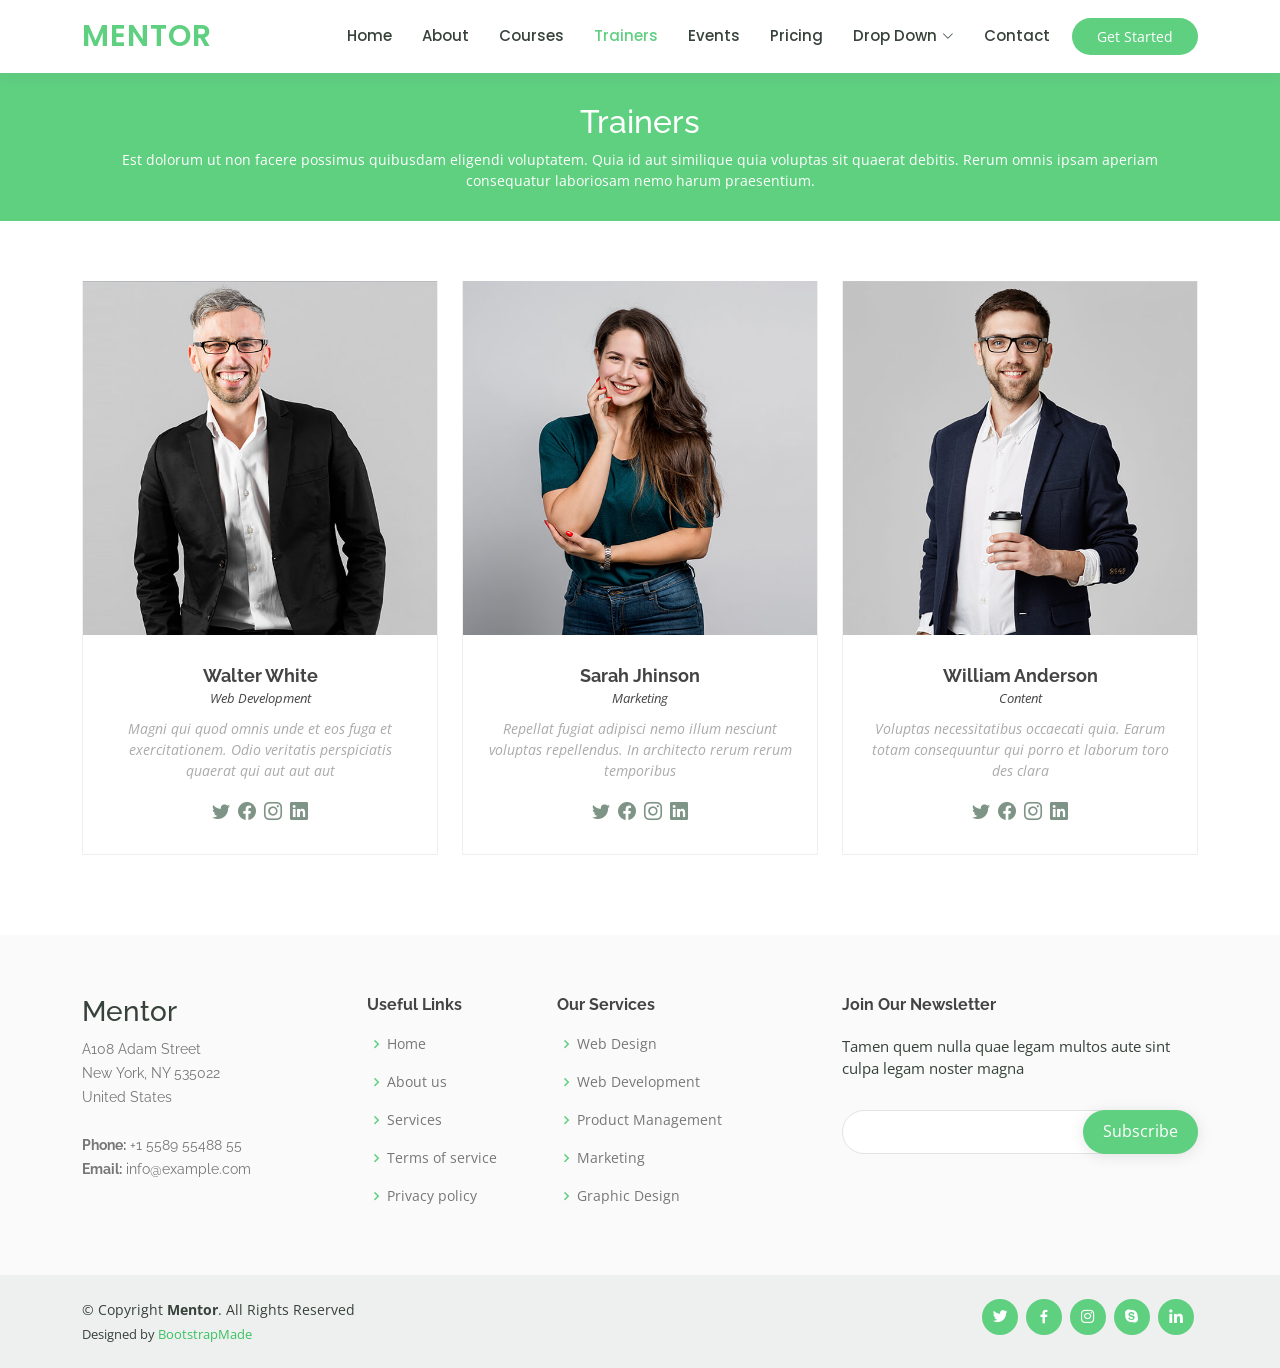
<file: trainers.html>
<!DOCTYPE html>
<html lang="en">

<head>
  <meta charset="utf-8">
  <meta content="width=device-width, initial-scale=1.0" name="viewport">

  <title>Trainers - Mentor Bootstrap Template</title>
  <meta content="" name="description">
  <meta content="" name="keywords">

  <!-- Favicons -->
  <link href="assets/img/favicon.png" rel="icon">
  <link href="assets/img/apple-touch-icon.png" rel="apple-touch-icon">

  <!-- Google Fonts -->
  <link href="https://fonts.googleapis.com/css?family=Open+Sans:300,300i,400,400i,600,600i,700,700i|Raleway:300,300i,400,400i,500,500i,600,600i,700,700i|Poppins:300,300i,400,400i,500,500i,600,600i,700,700i" rel="stylesheet">

  <!-- Vendor CSS Files -->
  <link href="assets/vendor/animate.css/animate.min.css" rel="stylesheet">
  <link href="assets/vendor/aos/aos.css" rel="stylesheet">
  <link href="assets/vendor/bootstrap/css/bootstrap.min.css" rel="stylesheet">
  <link href="assets/vendor/bootstrap-icons/bootstrap-icons.css" rel="stylesheet">
  <link href="assets/vendor/boxicons/css/boxicons.min.css" rel="stylesheet">
  <link href="assets/vendor/remixicon/remixicon.css" rel="stylesheet">
  <link href="assets/vendor/swiper/swiper-bundle.min.css" rel="stylesheet">

  <!-- Template Main CSS File -->
  <link href="assets/css/style.css" rel="stylesheet">

  <!-- =======================================================
  * Template Name: Mentor
  * Updated: Sep 18 2023 with Bootstrap v5.3.2
  * Template URL: https://bootstrapmade.com/mentor-free-education-bootstrap-theme/
  * Author: BootstrapMade.com
  * License: https://bootstrapmade.com/license/
  ======================================================== -->
</head>

<body>

  <!-- ======= Header ======= -->
  <header id="header" class="fixed-top">
    <div class="container d-flex align-items-center">

      <h1 class="logo me-auto"><a href="index.html">Mentor</a></h1>
      <!-- Uncomment below if you prefer to use an image logo -->
      <!-- <a href="index.html" class="logo me-auto"><img src="assets/img/logo.png" alt="" class="img-fluid"></a>-->

      <nav id="navbar" class="navbar order-last order-lg-0">
        <ul>
          <li><a href="index.html">Home</a></li>
          <li><a href="about.html">About</a></li>
          <li><a href="courses.html">Courses</a></li>
          <li><a class="active" href="trainers.html">Trainers</a></li>
          <li><a href="events.html">Events</a></li>
          <li><a href="pricing.html">Pricing</a></li>

          <li class="dropdown"><a href="#"><span>Drop Down</span> <i class="bi bi-chevron-down"></i></a>
            <ul>
              <li><a href="#">Drop Down 1</a></li>
              <li class="dropdown"><a href="#"><span>Deep Drop Down</span> <i class="bi bi-chevron-right"></i></a>
                <ul>
                  <li><a href="#">Deep Drop Down 1</a></li>
                  <li><a href="#">Deep Drop Down 2</a></li>
                  <li><a href="#">Deep Drop Down 3</a></li>
                  <li><a href="#">Deep Drop Down 4</a></li>
                  <li><a href="#">Deep Drop Down 5</a></li>
                </ul>
              </li>
              <li><a href="#">Drop Down 2</a></li>
              <li><a href="#">Drop Down 3</a></li>
              <li><a href="#">Drop Down 4</a></li>
            </ul>
          </li>
          <li><a href="contact.html">Contact</a></li>
        </ul>
        <i class="bi bi-list mobile-nav-toggle"></i>
      </nav><!-- .navbar -->

      <a href="courses.html" class="get-started-btn">Get Started</a>

    </div>
  </header><!-- End Header -->

  <main id="main" data-aos="fade-in">

    <!-- ======= Breadcrumbs ======= -->
    <div class="breadcrumbs">
      <div class="container">
        <h2>Trainers</h2>
        <p>Est dolorum ut non facere possimus quibusdam eligendi voluptatem. Quia id aut similique quia voluptas sit quaerat debitis. Rerum omnis ipsam aperiam consequatur laboriosam nemo harum praesentium. </p>
      </div>
    </div><!-- End Breadcrumbs -->

    <!-- ======= Trainers Section ======= -->
    <section id="trainers" class="trainers">
      <div class="container" data-aos="fade-up">

        <div class="row" data-aos="zoom-in" data-aos-delay="100">
          <div class="col-lg-4 col-md-6 d-flex align-items-stretch">
            <div class="member">
              <img src="assets/img/trainers/trainer-1.jpg" class="img-fluid" alt="">
              <div class="member-content">
                <h4>Walter White</h4>
                <span>Web Development</span>
                <p>
                  Magni qui quod omnis unde et eos fuga et exercitationem. Odio veritatis perspiciatis quaerat qui aut aut aut
                </p>
                <div class="social">
                  <a href=""><i class="bi bi-twitter"></i></a>
                  <a href=""><i class="bi bi-facebook"></i></a>
                  <a href=""><i class="bi bi-instagram"></i></a>
                  <a href=""><i class="bi bi-linkedin"></i></a>
                </div>
              </div>
            </div>
          </div>

          <div class="col-lg-4 col-md-6 d-flex align-items-stretch">
            <div class="member">
              <img src="assets/img/trainers/trainer-2.jpg" class="img-fluid" alt="">
              <div class="member-content">
                <h4>Sarah Jhinson</h4>
                <span>Marketing</span>
                <p>
                  Repellat fugiat adipisci nemo illum nesciunt voluptas repellendus. In architecto rerum rerum temporibus
                </p>
                <div class="social">
                  <a href=""><i class="bi bi-twitter"></i></a>
                  <a href=""><i class="bi bi-facebook"></i></a>
                  <a href=""><i class="bi bi-instagram"></i></a>
                  <a href=""><i class="bi bi-linkedin"></i></a>
                </div>
              </div>
            </div>
          </div>

          <div class="col-lg-4 col-md-6 d-flex align-items-stretch">
            <div class="member">
              <img src="assets/img/trainers/trainer-3.jpg" class="img-fluid" alt="">
              <div class="member-content">
                <h4>William Anderson</h4>
                <span>Content</span>
                <p>
                  Voluptas necessitatibus occaecati quia. Earum totam consequuntur qui porro et laborum toro des clara
                </p>
                <div class="social">
                  <a href=""><i class="bi bi-twitter"></i></a>
                  <a href=""><i class="bi bi-facebook"></i></a>
                  <a href=""><i class="bi bi-instagram"></i></a>
                  <a href=""><i class="bi bi-linkedin"></i></a>
                </div>
              </div>
            </div>
          </div>

        </div>

      </div>
    </section><!-- End Trainers Section -->

  </main><!-- End #main -->

  <!-- ======= Footer ======= -->
  <footer id="footer">

    <div class="footer-top">
      <div class="container">
        <div class="row">

          <div class="col-lg-3 col-md-6 footer-contact">
            <h3>Mentor</h3>
            <p>
              A108 Adam Street <br>
              New York, NY 535022<br>
              United States <br><br>
              <strong>Phone:</strong> +1 5589 55488 55<br>
              <strong>Email:</strong> info@example.com<br>
            </p>
          </div>

          <div class="col-lg-2 col-md-6 footer-links">
            <h4>Useful Links</h4>
            <ul>
              <li><i class="bx bx-chevron-right"></i> <a href="#">Home</a></li>
              <li><i class="bx bx-chevron-right"></i> <a href="#">About us</a></li>
              <li><i class="bx bx-chevron-right"></i> <a href="#">Services</a></li>
              <li><i class="bx bx-chevron-right"></i> <a href="#">Terms of service</a></li>
              <li><i class="bx bx-chevron-right"></i> <a href="#">Privacy policy</a></li>
            </ul>
          </div>

          <div class="col-lg-3 col-md-6 footer-links">
            <h4>Our Services</h4>
            <ul>
              <li><i class="bx bx-chevron-right"></i> <a href="#">Web Design</a></li>
              <li><i class="bx bx-chevron-right"></i> <a href="#">Web Development</a></li>
              <li><i class="bx bx-chevron-right"></i> <a href="#">Product Management</a></li>
              <li><i class="bx bx-chevron-right"></i> <a href="#">Marketing</a></li>
              <li><i class="bx bx-chevron-right"></i> <a href="#">Graphic Design</a></li>
            </ul>
          </div>

          <div class="col-lg-4 col-md-6 footer-newsletter">
            <h4>Join Our Newsletter</h4>
            <p>Tamen quem nulla quae legam multos aute sint culpa legam noster magna</p>
            <form action="" method="post">
              <input type="email" name="email"><input type="submit" value="Subscribe">
            </form>
          </div>

        </div>
      </div>
    </div>

    <div class="container d-md-flex py-4">

      <div class="me-md-auto text-center text-md-start">
        <div class="copyright">
          &copy; Copyright <strong><span>Mentor</span></strong>. All Rights Reserved
        </div>
        <div class="credits">
          <!-- All the links in the footer should remain intact. -->
          <!-- You can delete the links only if you purchased the pro version. -->
          <!-- Licensing information: https://bootstrapmade.com/license/ -->
          <!-- Purchase the pro version with working PHP/AJAX contact form: https://bootstrapmade.com/mentor-free-education-bootstrap-theme/ -->
          Designed by <a href="https://bootstrapmade.com/">BootstrapMade</a>
        </div>
      </div>
      <div class="social-links text-center text-md-right pt-3 pt-md-0">
        <a href="#" class="twitter"><i class="bx bxl-twitter"></i></a>
        <a href="#" class="facebook"><i class="bx bxl-facebook"></i></a>
        <a href="#" class="instagram"><i class="bx bxl-instagram"></i></a>
        <a href="#" class="google-plus"><i class="bx bxl-skype"></i></a>
        <a href="#" class="linkedin"><i class="bx bxl-linkedin"></i></a>
      </div>
    </div>
  </footer><!-- End Footer -->

  <div id="preloader"></div>
  <a href="#" class="back-to-top d-flex align-items-center justify-content-center"><i class="bi bi-arrow-up-short"></i></a>

  <!-- Vendor JS Files -->
  <script src="assets/vendor/purecounter/purecounter_vanilla.js"></script>
  <script src="assets/vendor/aos/aos.js"></script>
  <script src="assets/vendor/bootstrap/js/bootstrap.bundle.min.js"></script>
  <script src="assets/vendor/swiper/swiper-bundle.min.js"></script>
  <script src="assets/vendor/php-email-form/validate.js"></script>

  <!-- Template Main JS File -->
  <script src="assets/js/main.js"></script>

</body>

</html>
</file>
<file: assets/css/style.css>
/**
* Template Name: Mentor
* Updated: Sep 18 2023 with Bootstrap v5.3.2
* Template URL: https://bootstrapmade.com/mentor-free-education-bootstrap-theme/
* Author: BootstrapMade.com
* License: https://bootstrapmade.com/license/
*/

/*--------------------------------------------------------------
# General
--------------------------------------------------------------*/
body {
  font-family: "Open Sans", sans-serif;
  color: #444444;
}

a {
  color: #5fcf80;
  text-decoration: none;
}

a:hover {
  color: #86db9f;
  text-decoration: none;
}

h1,
h2,
h3,
h4,
h5,
h6 {
  font-family: "Raleway", sans-serif;
}

/*--------------------------------------------------------------
# Back to top button
--------------------------------------------------------------*/
.back-to-top {
  position: fixed;
  visibility: hidden;
  opacity: 0;
  right: 15px;
  bottom: 15px;
  z-index: 996;
  background: #5fcf80;
  width: 40px;
  height: 40px;
  border-radius: 50px;
  transition: all 0.4s;
}

.back-to-top i {
  font-size: 28px;
  color: #fff;
  line-height: 0;
}

.back-to-top:hover {
  background: #7ed899;
  color: #fff;
}

.back-to-top.active {
  visibility: visible;
  opacity: 1;
}

/*--------------------------------------------------------------
# Preloader
--------------------------------------------------------------*/
#preloader {
  position: fixed;
  top: 0;
  left: 0;
  right: 0;
  bottom: 0;
  z-index: 9999;
  overflow: hidden;
  background: #fff;
}

#preloader:before {
  content: "";
  position: fixed;
  top: calc(50% - 30px);
  left: calc(50% - 30px);
  border: 6px solid #5fcf80;
  border-top-color: #fff;
  border-bottom-color: #fff;
  border-radius: 50%;
  width: 60px;
  height: 60px;
  animation: animate-preloader 1s linear infinite;
}

@keyframes animate-preloader {
  0% {
    transform: rotate(0deg);
  }

  100% {
    transform: rotate(360deg);
  }
}

/*--------------------------------------------------------------
# Disable aos animation delay on mobile devices
--------------------------------------------------------------*/
@media screen and (max-width: 768px) {
  [data-aos-delay] {
    transition-delay: 0 !important;
  }
}

/*--------------------------------------------------------------
# Header
--------------------------------------------------------------*/
#header {
  background: #fff;
  transition: all 0.5s;
  z-index: 997;
  padding: 15px 0;
  box-shadow: 0px 0 18px rgba(55, 66, 59, 0.08);
}

#header .logo {
  font-size: 30px;
  margin: 0;
  padding: 0;
  line-height: 1;
  font-weight: 600;
  letter-spacing: 1px;
  text-transform: uppercase;
  font-family: "Poppins", sans-serif;
}

#header .logo a {
  color: #5fcf80;
}

#header .logo img {
  max-height: 40px;
}

/**
* Get Startet Button 
*/
.get-started-btn {
  margin-left: 22px;
  background: #5fcf80;
  color: #fff;
  border-radius: 50px;
  padding: 8px 25px;
  white-space: nowrap;
  transition: 0.3s;
  font-size: 14px;
  display: inline-block;
}

.get-started-btn:hover {
  background: #3ac162;
  color: #fff;
}

@media (max-width: 768px) {
  .get-started-btn {
    margin: 0 15px 0 0;
    padding: 6px 18px;
  }
}

/*--------------------------------------------------------------
# Navigation Menu
--------------------------------------------------------------*/
/**
* Desktop Navigation 
*/
.navbar {
  padding: 0;
}

.navbar ul {
  margin: 0;
  padding: 0;
  display: flex;
  list-style: none;
  align-items: center;
}

.navbar li {
  position: relative;
}

.navbar a,
.navbar a:focus {
  display: flex;
  align-items: center;
  justify-content: space-between;
  padding: 10px 0 10px 30px;
  font-family: "Poppins", sans-serif;
  font-size: 15px;
  font-weight: 500;
  color: #37423b;
  white-space: nowrap;
  transition: 0.3s;
}

.navbar a i,
.navbar a:focus i {
  font-size: 12px;
  line-height: 0;
  margin-left: 5px;
}

.navbar a:hover,
.navbar .active,
.navbar .active:focus,
.navbar li:hover > a {
  color: #5fcf80;
}

.navbar .dropdown ul {
  display: block;
  position: absolute;
  left: 30px;
  top: calc(100% + 30px);
  margin: 0;
  padding: 10px 0;
  z-index: 99;
  opacity: 0;
  visibility: hidden;
  background: #fff;
  box-shadow: 0px 0px 30px rgba(127, 137, 161, 0.25);
  transition: 0.3s;
  border-radius: 4px;
}

.navbar .dropdown ul li {
  min-width: 200px;
}

.navbar .dropdown ul a {
  padding: 10px 20px;
  font-size: 14px;
  text-transform: none;
  font-weight: 500;
}

.navbar .dropdown ul a i {
  font-size: 12px;
}

.navbar .dropdown ul a:hover,
.navbar .dropdown ul .active:hover,
.navbar .dropdown ul li:hover > a {
  color: #5fcf80;
}

.navbar .dropdown:hover > ul {
  opacity: 1;
  top: 100%;
  visibility: visible;
}

.navbar .dropdown .dropdown ul {
  top: 0;
  left: calc(100% - 30px);
  visibility: hidden;
}

.navbar .dropdown .dropdown:hover > ul {
  opacity: 1;
  top: 0;
  left: 100%;
  visibility: visible;
}

@media (max-width: 1366px) {
  .navbar .dropdown .dropdown ul {
    left: -90%;
  }

  .navbar .dropdown .dropdown:hover > ul {
    left: -100%;
  }
}

/**
* Mobile Navigation 
*/
.mobile-nav-toggle {
  color: #37423b;
  font-size: 28px;
  cursor: pointer;
  display: none;
  line-height: 0;
  transition: 0.5s;
}

.mobile-nav-toggle.bi-x {
  color: #fff;
}

@media (max-width: 991px) {
  .mobile-nav-toggle {
    display: block;
  }

  .navbar ul {
    display: none;
  }
}

.navbar-mobile {
  position: fixed;
  overflow: hidden;
  top: 0;
  right: 0;
  left: 0;
  bottom: 0;
  background: rgba(32, 38, 34, 0.9);
  transition: 0.3s;
  z-index: 999;
}

.navbar-mobile .mobile-nav-toggle {
  position: absolute;
  top: 15px;
  right: 15px;
}

.navbar-mobile ul {
  display: block;
  position: absolute;
  top: 55px;
  right: 15px;
  bottom: 15px;
  left: 15px;
  padding: 10px 0;
  border-radius: 6px;
  background-color: #fff;
  overflow-y: auto;
  transition: 0.3s;
}

.navbar-mobile a,
.navbar-mobile a:focus {
  padding: 10px 20px;
  font-size: 15px;
  color: #37423b;
}

.navbar-mobile a:hover,
.navbar-mobile .active,
.navbar-mobile li:hover > a {
  color: #5fcf80;
}

.navbar-mobile .getstarted,
.navbar-mobile .getstarted:focus {
  margin: 15px;
}

.navbar-mobile .dropdown ul {
  position: static;
  display: none;
  margin: 10px 20px;
  padding: 10px 0;
  z-index: 99;
  opacity: 1;
  visibility: visible;
  background: #fff;
  box-shadow: 0px 0px 30px rgba(127, 137, 161, 0.25);
}

.navbar-mobile .dropdown ul li {
  min-width: 200px;
}

.navbar-mobile .dropdown ul a {
  padding: 10px 20px;
}

.navbar-mobile .dropdown ul a i {
  font-size: 12px;
}

.navbar-mobile .dropdown ul a:hover,
.navbar-mobile .dropdown ul .active:hover,
.navbar-mobile .dropdown ul li:hover > a {
  color: #5fcf80;
}

.navbar-mobile .dropdown > .dropdown-active {
  display: block;
}

/*--------------------------------------------------------------
# Hero Section
--------------------------------------------------------------*/
#hero {
  width: 100%;
  height: 100%;
  background: url("../img/hero-bg.jpg") top center;
  background-size: cover;
  position: relative;
}

#hero .container {
  padding-top: 72px;
}

@media (max-width: 992px) {
  #hero .container {
    padding-top: 62px;
  }
}

#hero h1 {
  margin: 0;
  font-size: 48px;
  font-weight: 700;
  line-height: 56px;
  color: #fff;
  font-family: "Poppins", sans-serif;
}

#hero h2 {
  color: #eee;
  margin: 10px 0 0 0;
  font-size: 24px;
}

#hero .btn-get-started {
  font-family: "Raleway", sans-serif;
  font-weight: 500;
  font-size: 15px;
  letter-spacing: 1px;
  display: inline-block;
  padding: 10px 35px;
  border-radius: 50px;
  transition: 0.5s;
  margin-top: 30px;
  border: 2px solid #fff;
  color: #fff;
}

#hero .btn-get-started:hover {
  background: #5fcf80;
  border: 2px solid #5fcf80;
}

@media (min-width: 1024px) {
  #hero {
    background-attachment: fixed;
  }
}

@media (max-width: 768px) {
  #hero {
    height: 100vh;
  }

  #hero h1 {
    font-size: 28px;
    line-height: 36px;
  }

  #hero h2 {
    font-size: 18px;
    line-height: 24px;
  }
}

/*--------------------------------------------------------------
# Sections General
--------------------------------------------------------------*/
section {
  padding: 60px 0;
  overflow: hidden;
}

.section-bg {
  background-color: #f6f7f6;
}

.section-title {
  padding-bottom: 40px;
}

.section-title h2 {
  font-size: 14px;
  font-weight: 500;
  padding: 0;
  line-height: 1px;
  margin: 0 0 5px 0;
  letter-spacing: 2px;
  text-transform: uppercase;
  color: #aaaaaa;
  font-family: "Poppins", sans-serif;
}

.section-title h2::after {
  content: "";
  width: 120px;
  height: 1px;
  display: inline-block;
  background: #9ae1af;
  margin: 4px 10px;
}

.section-title p {
  margin: 0;
  margin: 0;
  font-size: 36px;
  font-weight: 700;
  text-transform: uppercase;
  font-family: "Poppins", sans-serif;
  color: #37423b;
}

.breadcrumbs {
  margin-top: 73px;
  text-align: center;
  background: #5fcf80;
  padding: 30px 0;
  color: #fff;
}

@media (max-width: 992px) {
  .breadcrumbs {
    margin-top: 63px;
  }
}

.breadcrumbs h2 {
  font-size: 32px;
  font-weight: 500;
}

.breadcrumbs p {
  font-size: 14px;
  margin-bottom: 0;
}

/*--------------------------------------------------------------
# About
--------------------------------------------------------------*/
.about .content h3 {
  font-weight: 600;
  font-size: 26px;
}

.about .content ul {
  list-style: none;
  padding: 0;
}

.about .content ul li {
  padding-bottom: 10px;
}

.about .content ul i {
  font-size: 20px;
  padding-right: 4px;
  color: #5fcf80;
}

.about .content .learn-more-btn {
  background: #5fcf80;
  color: #fff;
  border-radius: 50px;
  padding: 8px 25px 9px 25px;
  white-space: nowrap;
  transition: 0.3s;
  font-size: 14px;
  display: inline-block;
}

.about .content .learn-more-btn:hover {
  background: #3ac162;
  color: #fff;
}

@media (max-width: 768px) {
  .about .content .learn-more-btn {
    margin: 0 48px 0 0;
    padding: 6px 18px;
  }
}

/*--------------------------------------------------------------
# Counts
--------------------------------------------------------------*/
.counts {
  padding: 30px 0;
}

.counts .counters span {
  font-size: 48px;
  display: block;
  color: #5fcf80;
  font-weight: 700;
}

.counts .counters p {
  padding: 0;
  margin: 0 0 20px 0;
  font-family: "Raleway", sans-serif;
  font-size: 15px;
  font-weight: 600;
  color: #37423b;
}

/*--------------------------------------------------------------
# Why Us
--------------------------------------------------------------*/
.why-us .content {
  padding: 30px;
  background: #5fcf80;
  border-radius: 4px;
  color: #fff;
}

.why-us .content h3 {
  font-weight: 700;
  font-size: 34px;
  margin-bottom: 30px;
}

.why-us .content p {
  margin-bottom: 30px;
}

.why-us .content .more-btn {
  display: inline-block;
  background: rgba(255, 255, 255, 0.2);
  padding: 6px 30px 8px 30px;
  color: #fff;
  border-radius: 50px;
  transition: all ease-in-out 0.4s;
}

.why-us .content .more-btn i {
  font-size: 14px;
}

.why-us .content .more-btn:hover {
  color: #5fcf80;
  background: #fff;
}

.why-us .icon-boxes .icon-box {
  text-align: center;
  background: #fff;
  padding: 40px 30px;
  width: 100%;
  border: 1px solid #eef0ef;
}

.why-us .icon-boxes .icon-box i {
  font-size: 32px;
  padding: 18px;
  color: #5fcf80;
  margin-bottom: 30px;
  background: #ecf9f0;
  border-radius: 50px;
}

.why-us .icon-boxes .icon-box h4 {
  font-size: 20px;
  font-weight: 700;
  margin: 0 0 30px 0;
}

.why-us .icon-boxes .icon-box p {
  font-size: 15px;
  color: #848484;
}

/*--------------------------------------------------------------
# Features
--------------------------------------------------------------*/
.features {
  padding-top: 0px;
}

.features .icon-box {
  display: flex;
  align-items: center;
  padding: 20px;
  transition: 0.3s;
  border: 1px solid #eef0ef;
}

.features .icon-box i {
  font-size: 32px;
  padding-right: 10px;
  line-height: 1;
}

.features .icon-box h3 {
  font-weight: 700;
  margin: 0;
  padding: 0;
  line-height: 1;
  font-size: 16px;
}

.features .icon-box h3 a {
  color: #37423b;
  transition: 0.3s;
}

.features .icon-box:hover {
  border-color: #5fcf80;
}

.features .icon-box:hover h3 a {
  color: #5fcf80;
}

/*--------------------------------------------------------------
# Courses
--------------------------------------------------------------*/
.courses .course-item {
  border-radius: 5px;
  border: 1px solid #eef0ef;
}

.courses .course-content {
  padding: 15px;
}

.courses .course-content h3 {
  font-weight: 700;
  font-size: 20px;
}

.courses .course-content h3 a {
  color: #37423b;
  transition: 0.3s;
}

.courses .course-content h3 a:hover {
  color: #5fcf80;
}

.courses .course-content p {
  font-size: 14px;
  color: #777777;
}

.courses .course-content h4 {
  font-size: 14px;
  background: #5fcf80;
  padding: 7px 14px;
  color: #fff;
  margin: 0;
}

.courses .course-content .price {
  margin: 0;
  font-weight: 700;
  font-size: 18px;
  color: #37423b;
}

.courses .trainer {
  padding-top: 15px;
  border-top: 1px solid #eef0ef;
}

.courses .trainer .trainer-profile img {
  max-width: 50px;
  border-radius: 50px;
}

.courses .trainer .trainer-profile span {
  padding-left: 10px;
  font-weight: 600;
  font-size: 16px;
  color: #5a6c60;
}

.courses .trainer .trainer-rank {
  font-size: 18px;
  color: #657a6d;
}

/*--------------------------------------------------------------
# Trainers
--------------------------------------------------------------*/
.trainers .member {
  text-align: center;
  margin-bottom: 20px;
  background: #fff;
  border: 1px solid #eef0ef;
}

.trainers .member img {
  margin: -1px -1px 30px -1px;
}

.trainers .member .member-content {
  padding: 0 20px 30px 20px;
}

.trainers .member h4 {
  font-weight: 700;
  margin-bottom: 2px;
  font-size: 18px;
}

.trainers .member span {
  font-style: italic;
  display: block;
  font-size: 13px;
}

.trainers .member p {
  padding-top: 10px;
  font-size: 14px;
  font-style: italic;
  color: #aaaaaa;
}

.trainers .member .social {
  margin-top: 15px;
}

.trainers .member .social a {
  color: #7e9486;
  transition: 0.3s;
}

.trainers .member .social a:hover {
  color: #5fcf80;
}

.trainers .member .social i {
  font-size: 18px;
  margin: 0 2px;
}

/*--------------------------------------------------------------
# Testimonials
--------------------------------------------------------------*/
.testimonials .testimonial-wrap {
  padding-left: 50px;
}

.testimonials .testimonials-carousel,
.testimonials .testimonials-slider {
  overflow: hidden;
}

.testimonials .testimonial-item {
  box-sizing: content-box;
  padding: 30px 30px 30px 60px;
  margin: 30px 15px;
  min-height: 200px;
  border: 1px solid #eef0ef;
  position: relative;
  background: #fff;
}

.testimonials .testimonial-item .testimonial-img {
  width: 90px;
  border-radius: 10px;
  border: 6px solid #fff;
  position: absolute;
  left: -45px;
}

.testimonials .testimonial-item h3 {
  font-size: 18px;
  font-weight: bold;
  margin: 10px 0 5px 0;
  color: #111;
}

.testimonials .testimonial-item h4 {
  font-size: 14px;
  color: #999;
  margin: 0;
}

.testimonials .testimonial-item .quote-icon-left,
.testimonials .testimonial-item .quote-icon-right {
  color: #c1ecce;
  font-size: 26px;
}

.testimonials .testimonial-item .quote-icon-left {
  display: inline-block;
  left: -5px;
  position: relative;
}

.testimonials .testimonial-item .quote-icon-right {
  display: inline-block;
  right: -5px;
  position: relative;
  top: 10px;
}

.testimonials .testimonial-item p {
  font-style: italic;
  margin: 15px auto 15px auto;
}

.testimonials .swiper-pagination {
  margin-top: 20px;
  position: relative;
}

.testimonials .swiper-pagination .swiper-pagination-bullet {
  width: 12px;
  height: 12px;
  background-color: #fff;
  opacity: 1;
  border: 1px solid #5fcf80;
}

.testimonials .swiper-pagination .swiper-pagination-bullet-active {
  background-color: #5fcf80;
}

@media (max-width: 767px) {
  .testimonials .testimonial-wrap {
    padding-left: 0;
  }

  .testimonials .testimonials-carousel,
  .testimonials .testimonials-slider {
    overflow: hidden;
  }

  .testimonials .testimonial-item {
    padding: 30px;
    margin: 15px;
  }

  .testimonials .testimonial-item .testimonial-img {
    position: static;
    left: auto;
  }
}

/*--------------------------------------------------------------
# Cource Details
--------------------------------------------------------------*/
.course-details h3 {
  font-size: 24px;
  margin: 30px 0 15px 0;
  font-weight: 700;
  position: relative;
  padding-bottom: 10px;
}

.course-details h3:before {
  content: "";
  position: absolute;
  display: block;
  width: 100%;
  height: 1px;
  background: #eef0ef;
  bottom: 0;
  left: 0;
}

.course-details h3:after {
  content: "";
  position: absolute;
  display: block;
  width: 60px;
  height: 1px;
  background: #5fcf80;
  bottom: 0;
  left: 0;
}

.course-details .course-info {
  background: #f6f7f6;
  padding: 10px 15px;
  margin-bottom: 15px;
}

.course-details .course-info h5 {
  font-weight: 400;
  font-size: 16px;
  margin: 0;
  font-family: "Poppins", sans-serif;
}

.course-details .course-info p {
  margin: 0;
  font-weight: 600;
}

.course-details .course-info a {
  color: #657a6d;
}

/*--------------------------------------------------------------
# Cource Details Tabs
--------------------------------------------------------------*/
.cource-details-tabs {
  overflow: hidden;
  padding-top: 0;
}

.cource-details-tabs .nav-tabs {
  border: 0;
}

.cource-details-tabs .nav-link {
  border: 0;
  padding: 12px 15px 12px 0;
  transition: 0.3s;
  color: #37423b;
  border-radius: 0;
  border-right: 2px solid #e2e7e4;
  font-weight: 600;
  font-size: 15px;
}

.cource-details-tabs .nav-link:hover {
  color: #5fcf80;
}

.cource-details-tabs .nav-link.active {
  color: #5fcf80;
  border-color: #5fcf80;
}

.cource-details-tabs .tab-pane.active {
  animation: fadeIn 0.5s ease-out;
}

.cource-details-tabs .details h3 {
  font-size: 26px;
  font-weight: 600;
  margin-bottom: 20px;
  color: #37423b;
}

.cource-details-tabs .details p {
  color: #777777;
}

.cource-details-tabs .details p:last-child {
  margin-bottom: 0;
}

@media (max-width: 992px) {
  .cource-details-tabs .nav-link {
    border: 0;
    padding: 15px;
  }

  .cource-details-tabs .nav-link.active {
    color: #fff;
    background: #5fcf80;
  }
}

/*--------------------------------------------------------------
# Events
--------------------------------------------------------------*/
.events .card {
  border: 0;
  padding: 0 30px;
  margin-bottom: 60px;
  position: relative;
}

.events .card-img {
  width: calc(100% + 60px);
  margin-left: -30px;
  overflow: hidden;
  z-index: 9;
  border-radius: 0;
}

.events .card-img img {
  max-width: 100%;
  transition: all 0.3s ease-in-out;
}

.events .card-body {
  z-index: 10;
  background: #fff;
  border-top: 4px solid #fff;
  padding: 30px;
  box-shadow: 0px 2px 15px rgba(0, 0, 0, 0.1);
  margin-top: -60px;
  transition: 0.3s;
}

.events .card-title {
  font-weight: 700;
  text-align: center;
  margin-bottom: 20px;
}

.events .card-title a {
  color: #37423b;
  transition: 0.3s;
}

.events .card-text {
  color: #5e5e5e;
}

.events .read-more a {
  color: #777777;
  text-transform: uppercase;
  font-weight: 600;
  font-size: 12px;
  transition: 0.3s;
}

.events .read-more a:hover {
  color: #5fcf80;
}

.events .card:hover img {
  transform: scale(1.1);
}

.events .card:hover .card-body {
  border-color: #5fcf80;
}

.events .card:hover .card-body .card-title a {
  color: #5fcf80;
}

/*--------------------------------------------------------------
# Pricing
--------------------------------------------------------------*/
.pricing .box {
  padding: 20px;
  background: #fff;
  text-align: center;
  border: 1px solid #eef0ef;
  border-radius: 0;
  position: relative;
  overflow: hidden;
}

.pricing h3 {
  font-weight: 400;
  margin: -20px -20px 20px -20px;
  padding: 20px 15px;
  font-size: 16px;
  font-weight: 600;
  color: #777777;
  background: #f8f8f8;
}

.pricing h4 {
  font-size: 36px;
  color: #5fcf80;
  font-weight: 600;
  font-family: "Poppins", sans-serif;
  margin-bottom: 20px;
}

.pricing h4 sup {
  font-size: 20px;
  top: -15px;
  left: -3px;
}

.pricing h4 span {
  color: #bababa;
  font-size: 16px;
  font-weight: 300;
}

.pricing ul {
  padding: 0;
  list-style: none;
  color: #444444;
  text-align: center;
  line-height: 20px;
  font-size: 14px;
}

.pricing ul li {
  padding-bottom: 16px;
}

.pricing ul i {
  color: #5fcf80;
  font-size: 18px;
  padding-right: 4px;
}

.pricing ul .na {
  color: #ccc;
  text-decoration: line-through;
}

.pricing .btn-wrap {
  margin: 20px -20px -20px -20px;
  padding: 20px 15px;
  background: #f8f8f8;
  text-align: center;
}

.pricing .btn-buy {
  background: #5fcf80;
  display: inline-block;
  padding: 8px 35px;
  border-radius: 50px;
  color: #fff;
  transition: none;
  font-size: 14px;
  font-weight: 400;
  font-family: "Raleway", sans-serif;
  font-weight: 600;
  transition: 0.3s;
}

.pricing .btn-buy:hover {
  background: #3ac162;
}

.pricing .featured h3 {
  color: #fff;
  background: #5fcf80;
}

.pricing .advanced {
  width: 200px;
  position: absolute;
  top: 18px;
  right: -68px;
  transform: rotate(45deg);
  z-index: 1;
  font-size: 14px;
  padding: 1px 0 3px 0;
  background: #5fcf80;
  color: #fff;
}

/*--------------------------------------------------------------
# Contact
--------------------------------------------------------------*/
.contact {
  padding-top: 5px;
}

.contact .info {
  width: 100%;
  background: #fff;
}

.contact .info i {
  font-size: 20px;
  color: #5fcf80;
  float: left;
  width: 44px;
  height: 44px;
  background: #ecf9f0;
  display: flex;
  justify-content: center;
  align-items: center;
  border-radius: 50px;
  transition: all 0.3s ease-in-out;
}

.contact .info h4 {
  padding: 0 0 0 60px;
  font-size: 22px;
  font-weight: 600;
  margin-bottom: 5px;
  color: #37423b;
}

.contact .info p {
  padding: 0 0 0 60px;
  margin-bottom: 0;
  font-size: 14px;
  color: #657a6d;
}

.contact .info .email,
.contact .info .phone {
  margin-top: 40px;
}

.contact .info .email:hover i,
.contact .info .address:hover i,
.contact .info .phone:hover i {
  background: #5fcf80;
  color: #fff;
}

.contact .php-email-form {
  width: 100%;
  background: #fff;
}

.contact .php-email-form .form-group {
  padding-bottom: 8px;
}

.contact .php-email-form .error-message {
  display: none;
  color: #fff;
  background: #ed3c0d;
  text-align: left;
  padding: 15px;
  font-weight: 600;
}

.contact .php-email-form .error-message br + br {
  margin-top: 25px;
}

.contact .php-email-form .sent-message {
  display: none;
  color: #fff;
  background: #18d26e;
  text-align: center;
  padding: 15px;
  font-weight: 600;
}

.contact .php-email-form .loading {
  display: none;
  background: #fff;
  text-align: center;
  padding: 15px;
}

.contact .php-email-form .loading:before {
  content: "";
  display: inline-block;
  border-radius: 50%;
  width: 24px;
  height: 24px;
  margin: 0 10px -6px 0;
  border: 3px solid #18d26e;
  border-top-color: #eee;
  animation: animate-loading 1s linear infinite;
}

.contact .php-email-form input,
.contact .php-email-form textarea {
  border-radius: 4px;
  box-shadow: none;
  font-size: 14px;
}

.contact .php-email-form input:focus,
.contact .php-email-form textarea:focus {
  border-color: #5fcf80;
}

.contact .php-email-form input {
  height: 44px;
}

.contact .php-email-form textarea {
  padding: 10px 12px;
}

.contact .php-email-form button[type="submit"] {
  background: #5fcf80;
  border: 0;
  padding: 10px 35px;
  color: #fff;
  transition: 0.4s;
  border-radius: 50px;
}

.contact .php-email-form button[type="submit"]:hover {
  background: #3ac162;
}

@keyframes animate-loading {
  0% {
    transform: rotate(0deg);
  }

  100% {
    transform: rotate(360deg);
  }
}

/*--------------------------------------------------------------
# Footer
--------------------------------------------------------------*/
#footer {
  color: #37423b;
  font-size: 14px;
  background: #eef0ef;
}

#footer .footer-top {
  padding: 60px 0 30px 0;
  background: #f9faf9;
}

#footer .footer-top .footer-contact {
  margin-bottom: 30px;
}

#footer .footer-top .footer-contact h4 {
  font-size: 22px;
  margin: 0 0 30px 0;
  padding: 2px 0 2px 0;
  line-height: 1;
  font-weight: 700;
}

#footer .footer-top .footer-contact p {
  font-size: 14px;
  line-height: 24px;
  margin-bottom: 0;
  font-family: "Raleway", sans-serif;
  color: #777777;
}

#footer .footer-top h4 {
  font-size: 16px;
  font-weight: bold;
  color: #444444;
  position: relative;
  padding-bottom: 12px;
}

#footer .footer-top .footer-links {
  margin-bottom: 30px;
}

#footer .footer-top .footer-links ul {
  list-style: none;
  padding: 0;
  margin: 0;
}

#footer .footer-top .footer-links ul i {
  padding-right: 2px;
  color: #5fcf80;
  font-size: 18px;
  line-height: 1;
}

#footer .footer-top .footer-links ul li {
  padding: 10px 0;
  display: flex;
  align-items: center;
}

#footer .footer-top .footer-links ul li:first-child {
  padding-top: 0;
}

#footer .footer-top .footer-links ul a {
  color: #777777;
  transition: 0.3s;
  display: inline-block;
  line-height: 1;
}

#footer .footer-top .footer-links ul a:hover {
  text-decoration: none;
  color: #5fcf80;
}

#footer .footer-newsletter {
  font-size: 15px;
}

#footer .footer-newsletter h4 {
  font-size: 16px;
  font-weight: bold;
  color: #444444;
  position: relative;
  padding-bottom: 12px;
}

#footer .footer-newsletter form {
  margin-top: 30px;
  background: #fff;
  padding: 6px 10px;
  position: relative;
  border-radius: 50px;
  text-align: left;
  border: 1px solid #e0e5e2;
}

#footer .footer-newsletter form input[type="email"] {
  border: 0;
  padding: 4px 8px;
  width: calc(100% - 100px);
}

#footer .footer-newsletter form input[type="submit"] {
  position: absolute;
  top: -1px;
  right: -1px;
  bottom: -1px;
  border: 0;
  background: none;
  font-size: 16px;
  padding: 0 20px 2px 20px;
  background: #5fcf80;
  color: #fff;
  transition: 0.3s;
  border-radius: 50px;
  box-shadow: 0px 2px 15px rgba(0, 0, 0, 0.1);
}

#footer .footer-newsletter form input[type="submit"]:hover {
  background: #3ac162;
}

#footer .credits {
  padding-top: 5px;
  font-size: 13px;
}

#footer .credits a {
  color: #3ac162;
  transition: 0.3s;
}

#footer .credits a:hover {
  color: #5fcf80;
}

#footer .social-links a {
  font-size: 18px;
  display: inline-block;
  background: #5fcf80;
  color: #fff;
  line-height: 1;
  padding: 8px 0;
  margin-right: 4px;
  border-radius: 50%;
  text-align: center;
  width: 36px;
  height: 36px;
  transition: 0.3s;
}

#footer .social-links a:hover {
  background: #3ac162;
  color: #fff;
  text-decoration: none;
}
</file>
